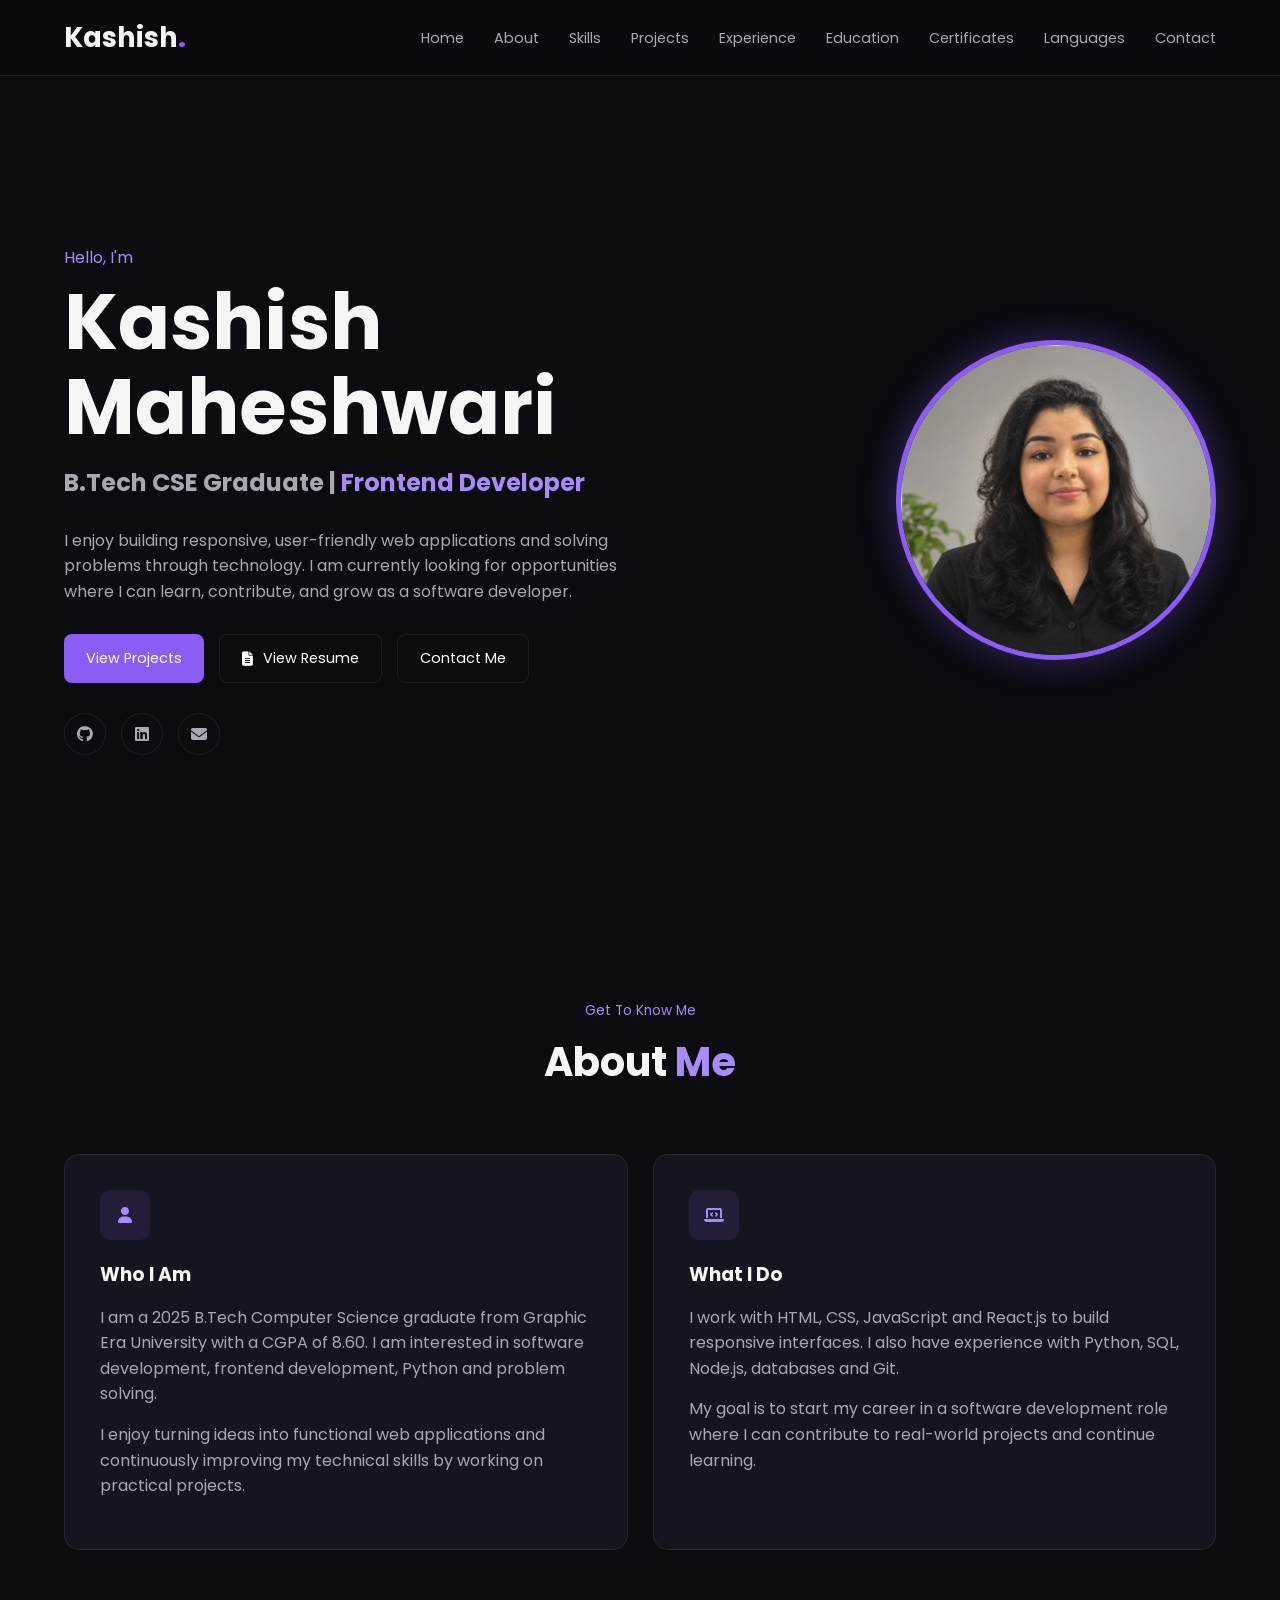
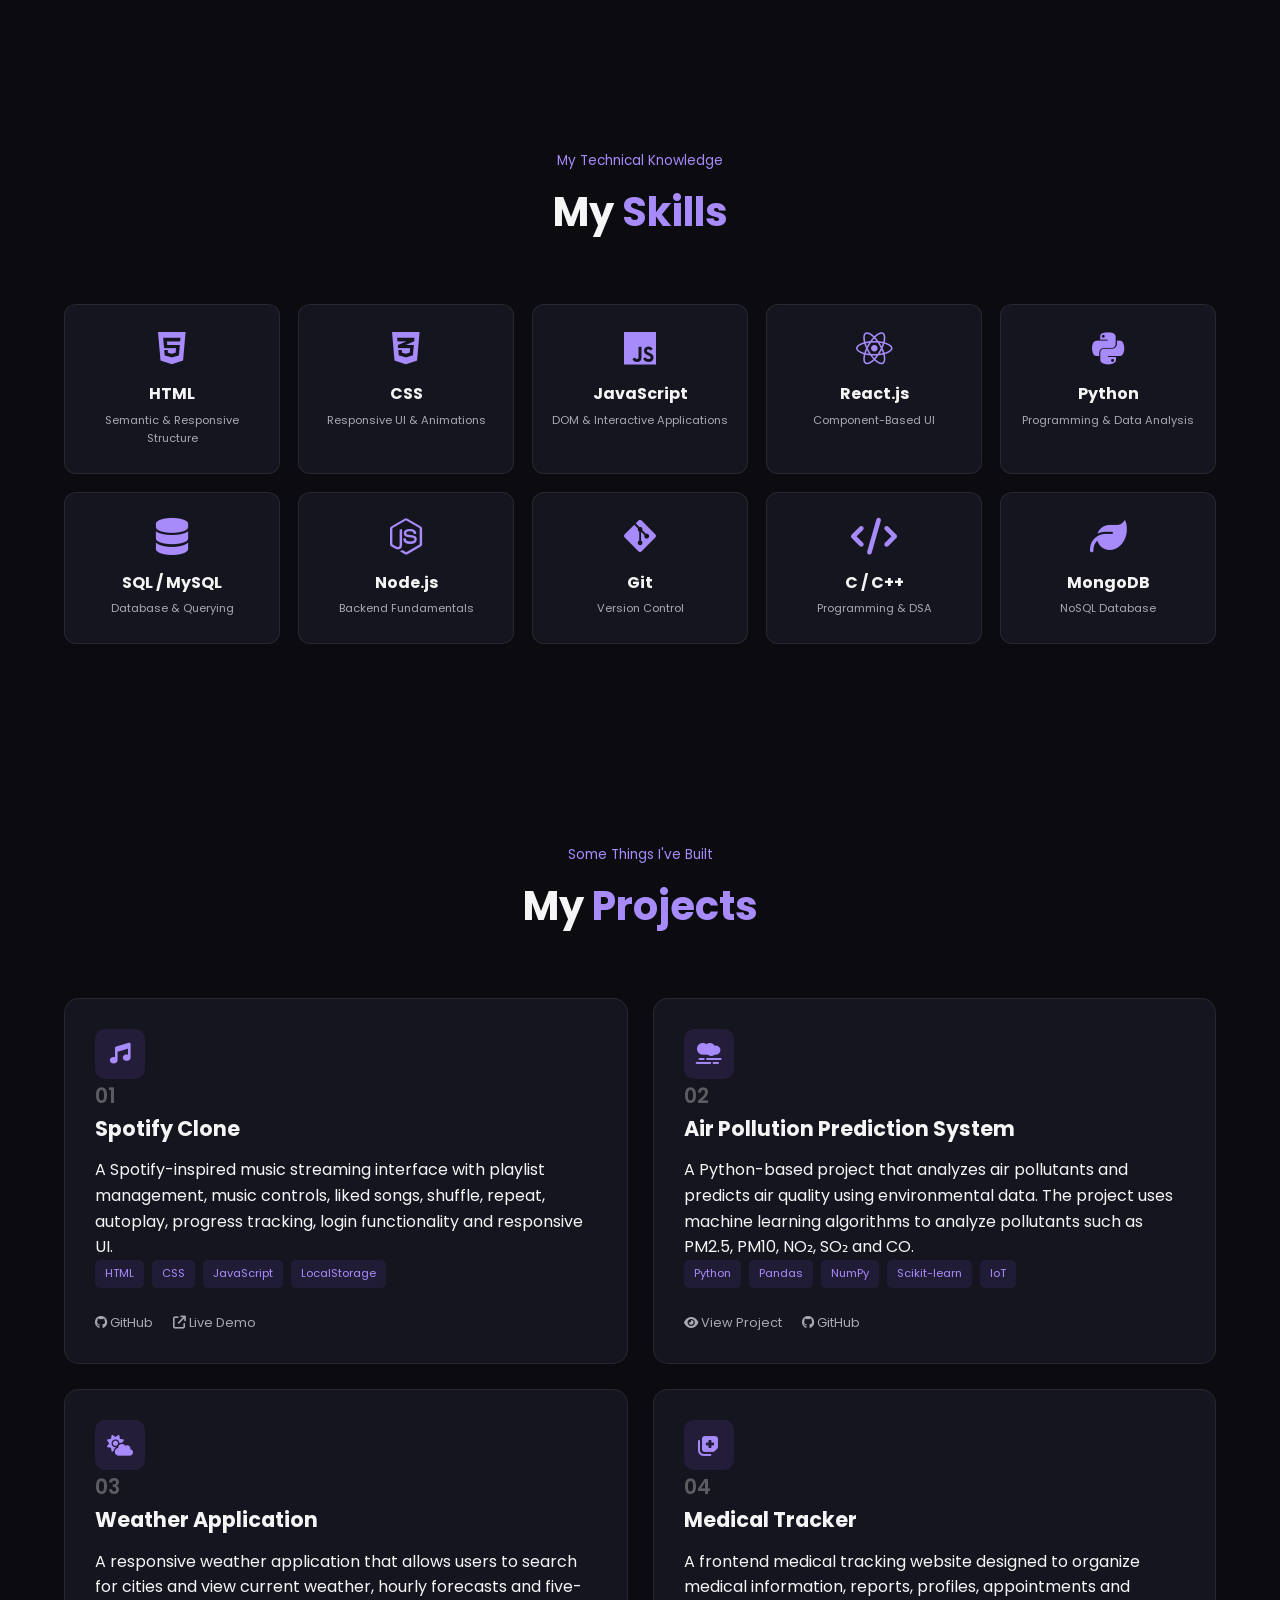
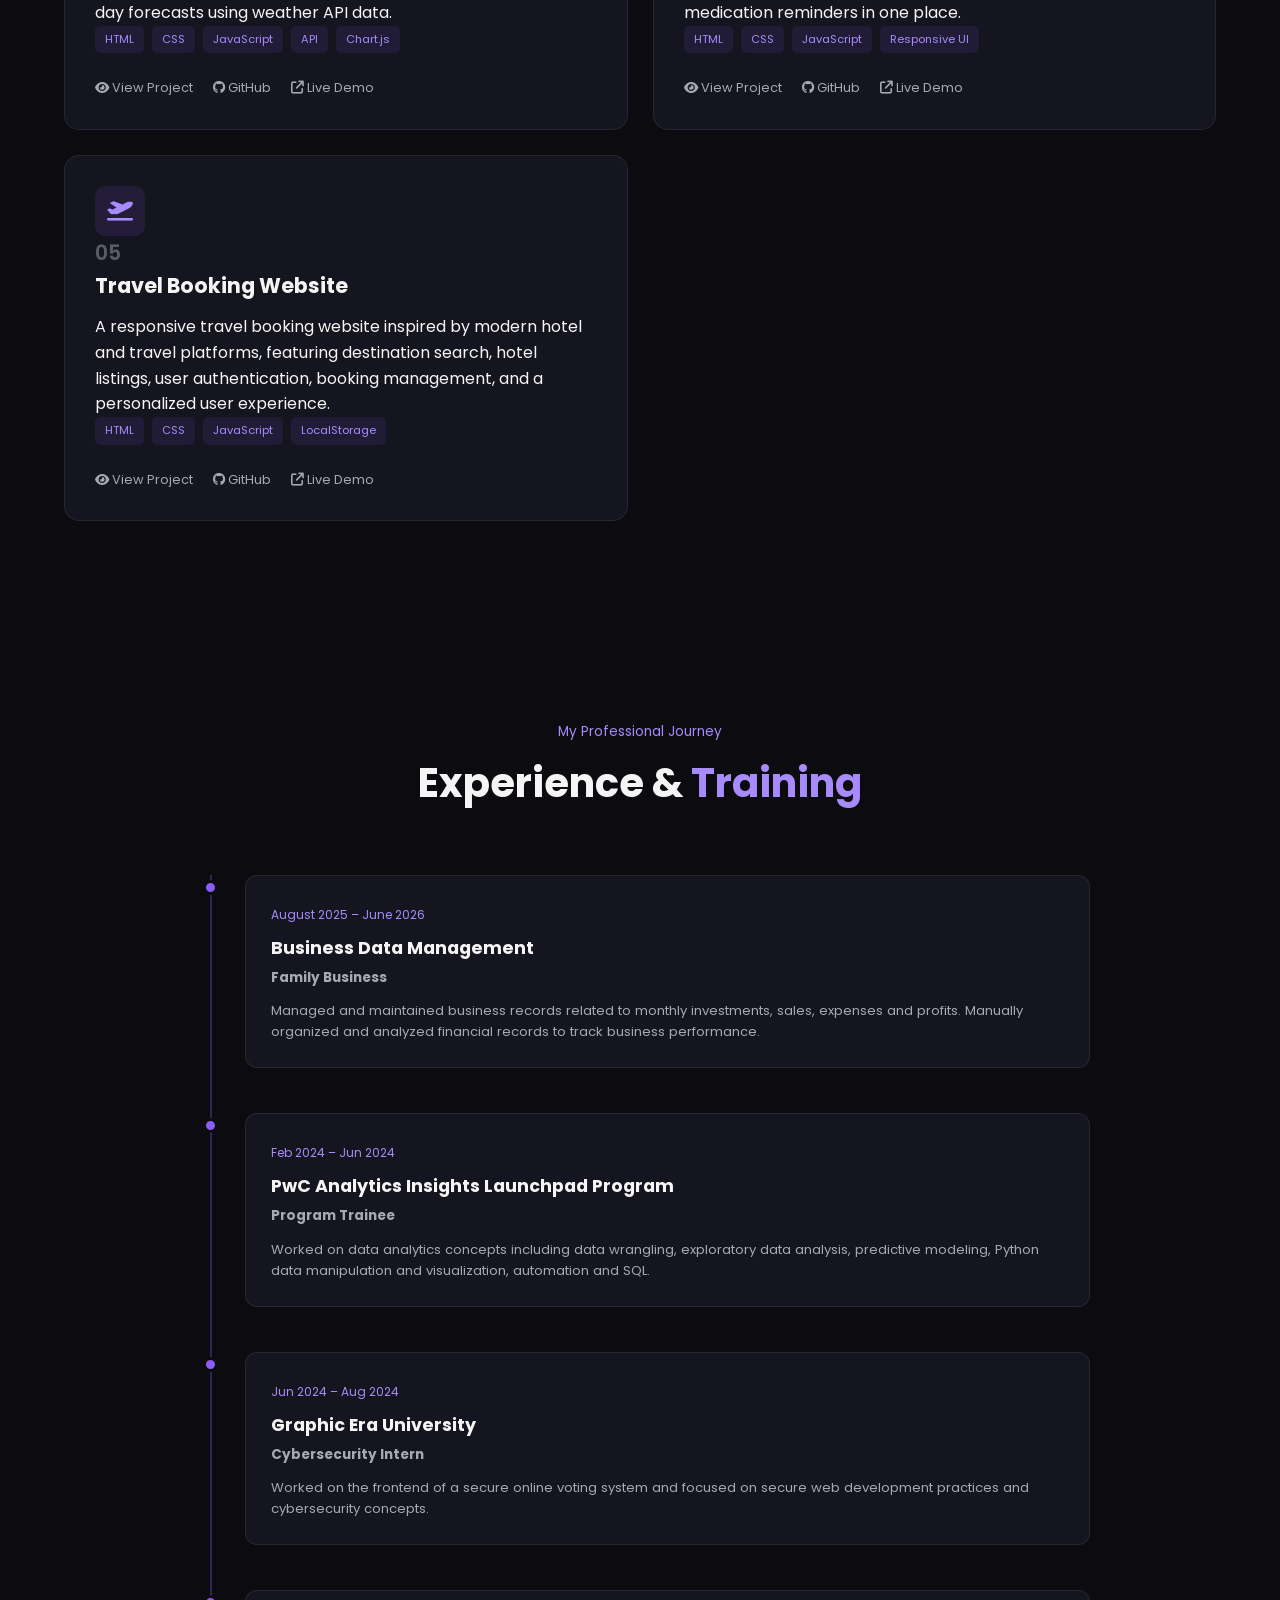
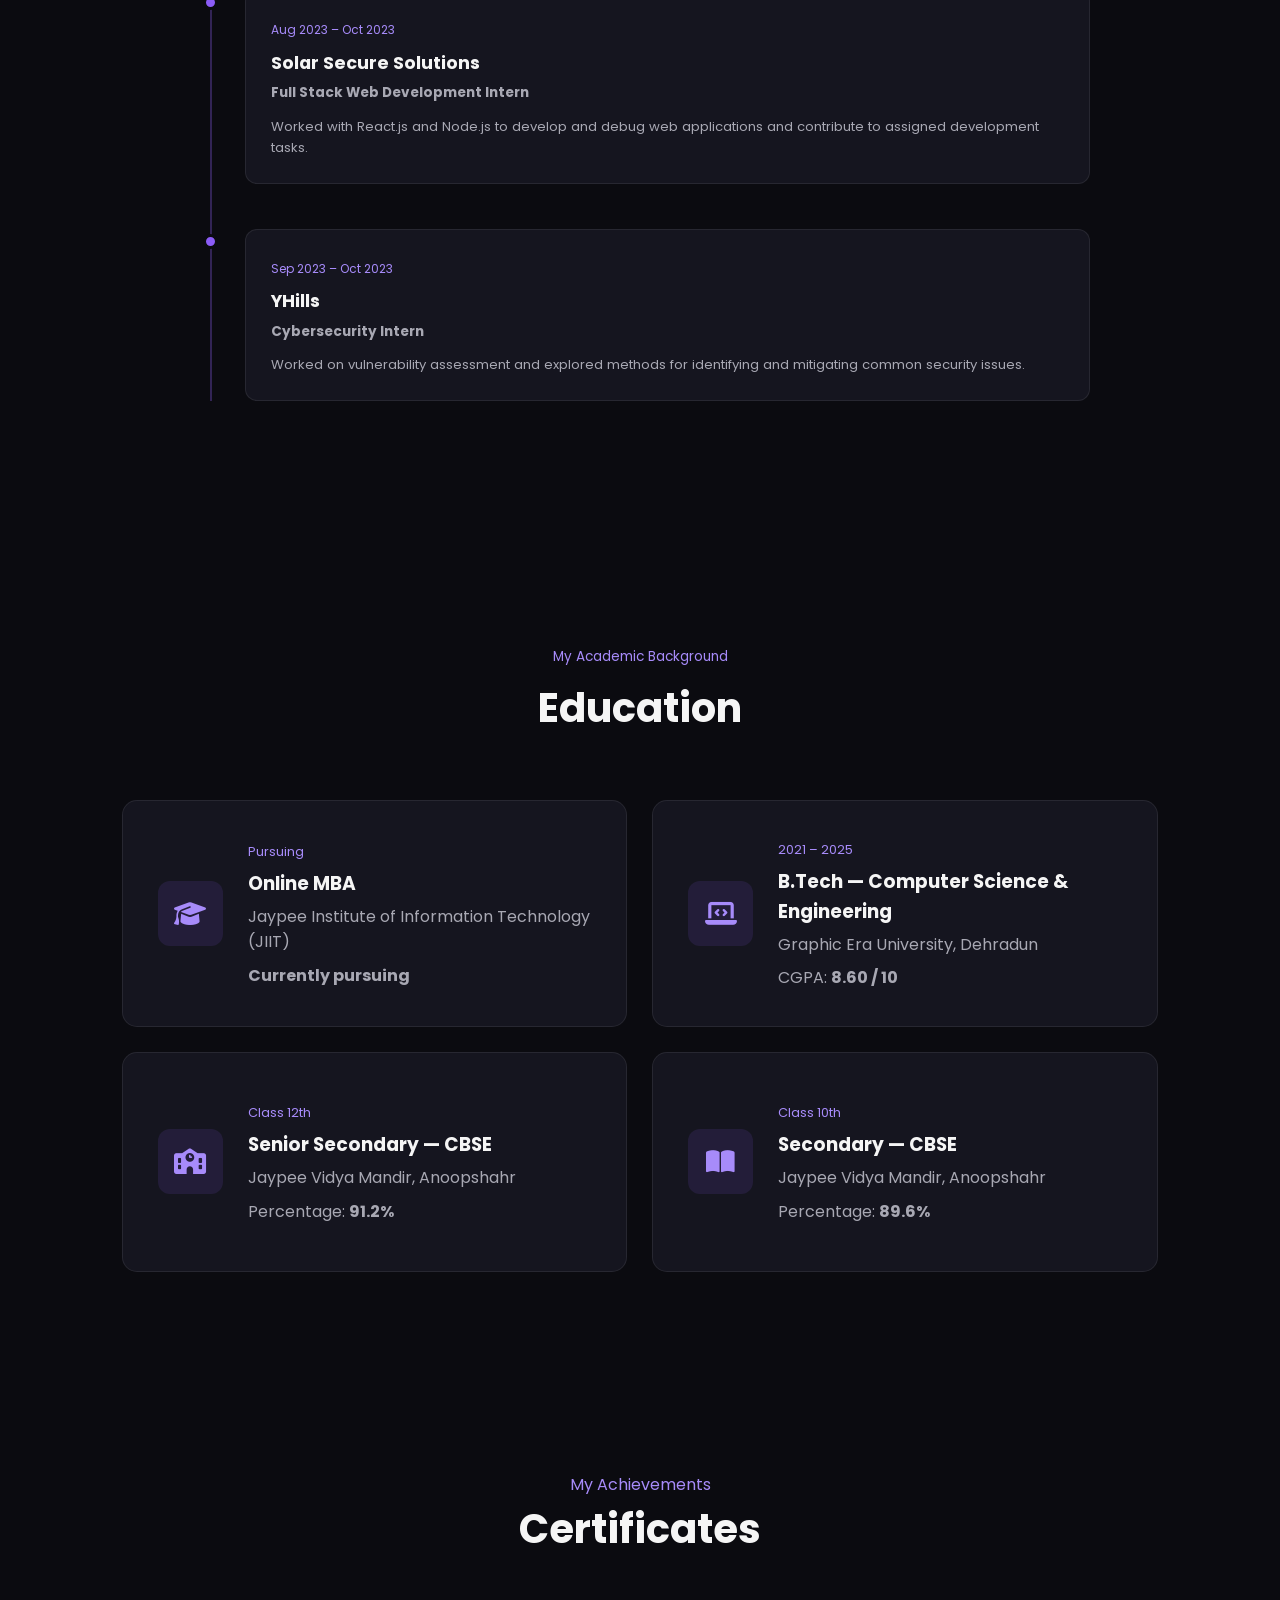
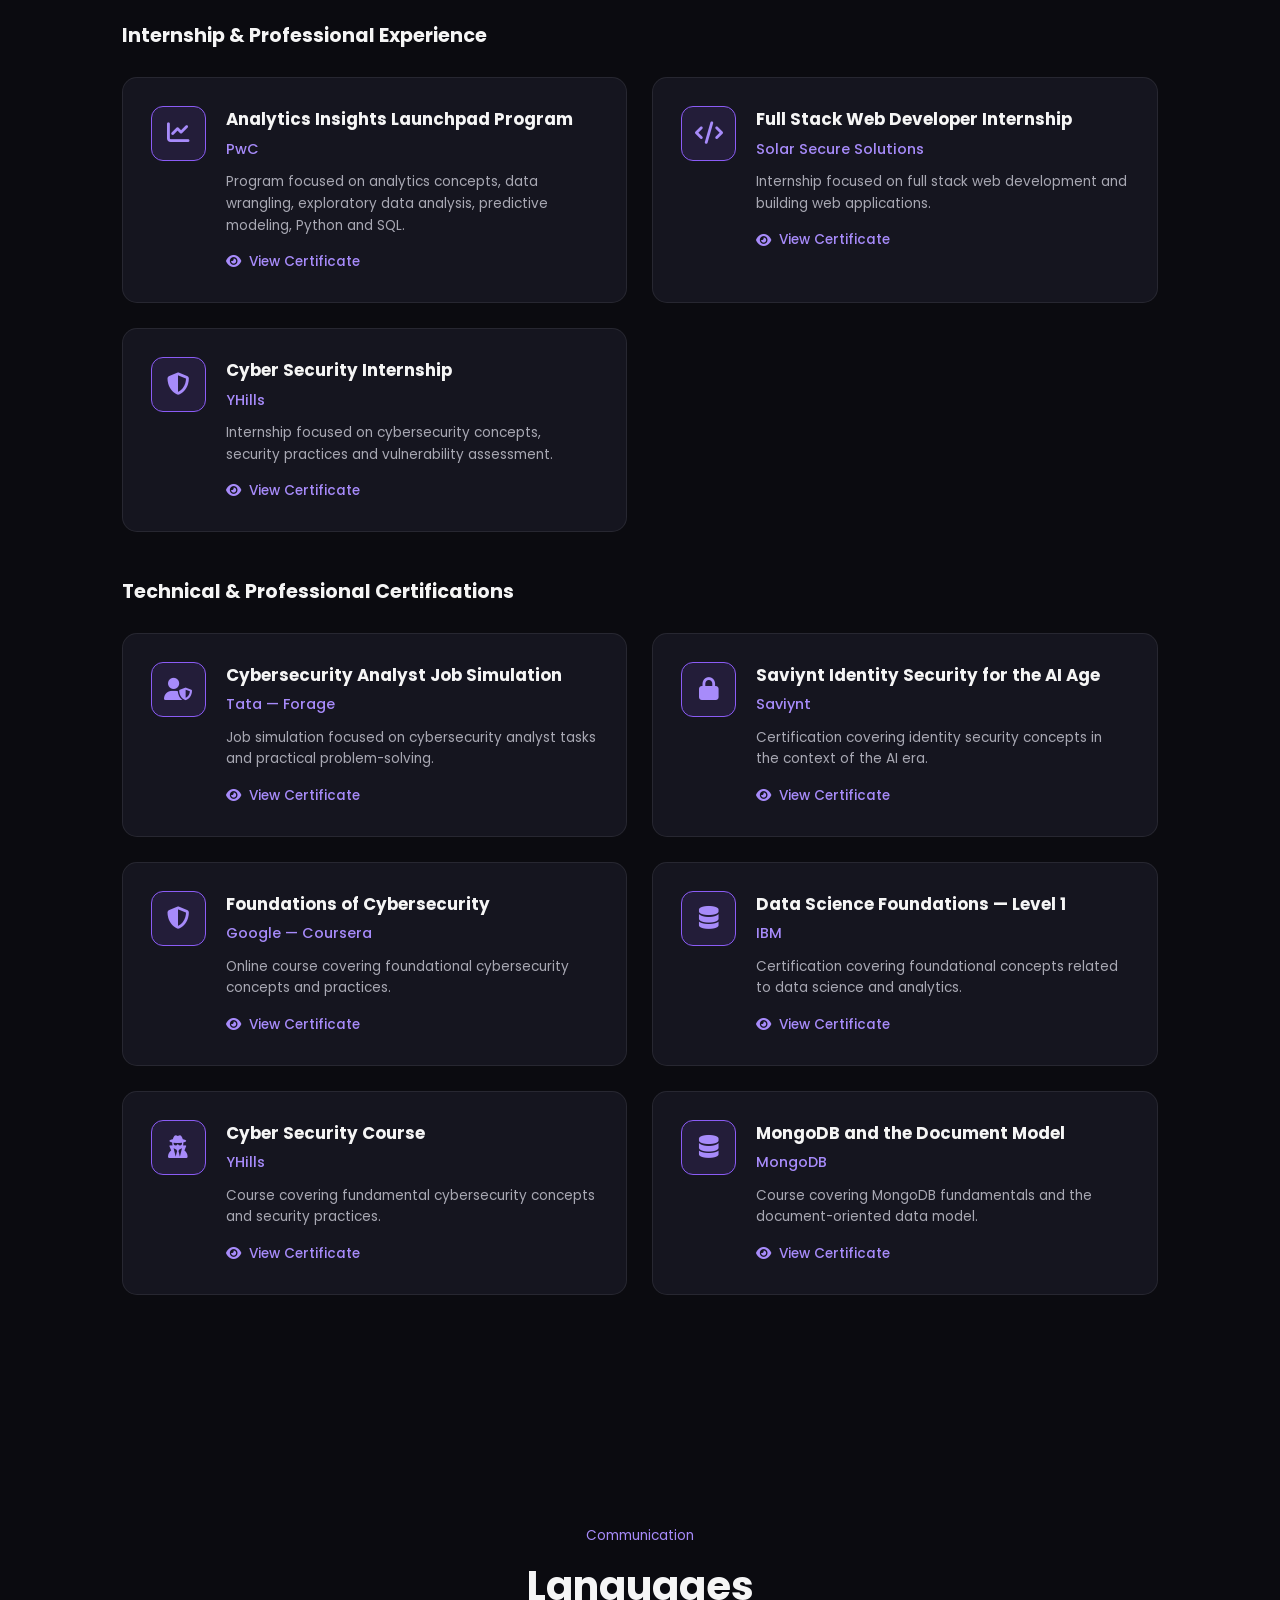
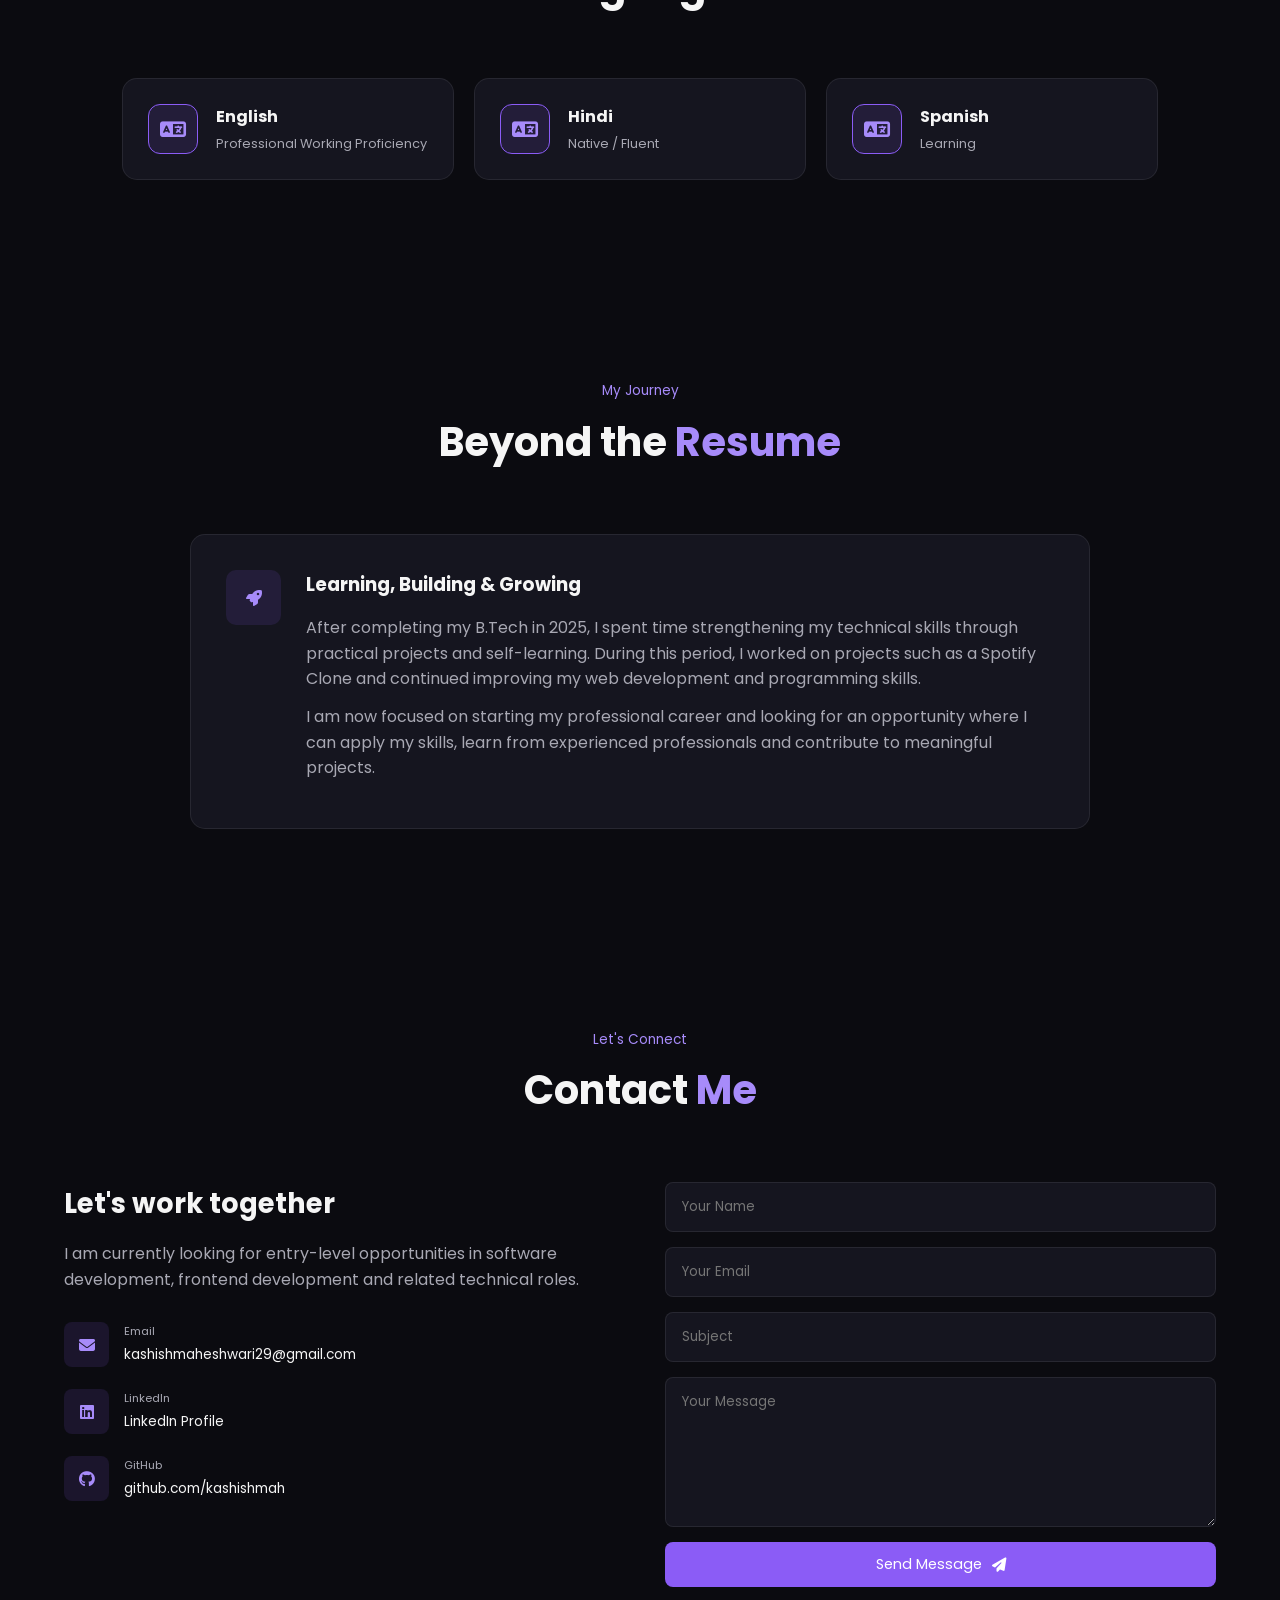
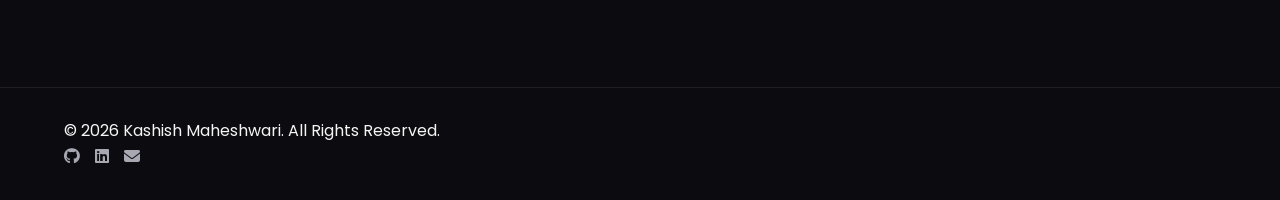
<file: index.html>
<!DOCTYPE html>
<html lang="en">
<head>
    <meta charset="UTF-8">
    <meta name="viewport" content="width=device-width, initial-scale=1.0">

    <title>Kashish Maheshwari | Software Developer</title>

    <meta name="description"
          content="Portfolio of Kashish Maheshwari, B.Tech CSE graduate and aspiring Software/Frontend Developer.">

    <link rel="stylesheet" href="style.css">

    <!-- Google Font -->
    <link rel="preconnect" href="https://fonts.googleapis.com">
    <link rel="preconnect" href="https://fonts.gstatic.com" crossorigin>
    <link href="https://fonts.googleapis.com/css2?family=Poppins:wght@300;400;500;600;700&display=swap"
          rel="stylesheet">

    <!-- Font Awesome -->
    <link rel="stylesheet"
          href="https://cdnjs.cloudflare.com/ajax/libs/font-awesome/6.5.2/css/all.min.css">
</head>

<body>

<!-- ================= NAVBAR ================= -->

<header class="header">

    <nav class="navbar">

        <a href="#home" class="logo">
            Kashish<span>.</span>
        </a>

        <!-- <ul class="nav-links"> -->
        <ul class="nav-links" id="navLinks">
            <li><a href="#home">Home</a></li>
            <li><a href="#about">About</a></li>
            <li><a href="#skills">Skills</a></li>
            <li><a href="#projects">Projects</a></li>
            <li><a href="#experience">Experience</a></li>
            <li><a href="#education">Education</a></li>
            <li><a href="#certificates">Certificates</a></li>
            <li><a href="#languages">Languages</a></li>
            <li><a href="#contact">Contact</a></li>
        </ul>

        <div class="menu-icon" id="menuIcon">
            <i class="fa-solid fa-bars"></i>
        </div>

    </nav>

</header>


<!-- ================= HOME ================= -->

<section id="home" class="hero">

    <div class="hero-content">

        <p class="hello">Hello, I'm</p>

        <h1>Kashish Maheshwari</h1>

        <h2>
            B.Tech CSE Graduate
            <span>|</span>
            <!-- <span class="typing">Frontend Developer</span> -->

            <span id="typing">Frontend Developer</span>
        </h2>

        <p class="hero-description">
            I enjoy building responsive, user-friendly web applications
            and solving problems through technology. I am currently looking
            for opportunities where I can learn, contribute, and grow as a
            software developer.
        </p>

        <!-- <div class="hero-buttons">

            <a href="#projects" class="btn primary-btn">
                View Projects
            </a>

            <a href="#contact" class="btn secondary-btn">
                Contact Me
            </a>

        </div> -->
<div class="hero-buttons">
    <a href="#projects" class="btn primary-btn">View Projects</a>

    <a href="Kashish_Maheshwari_Resume.pdf"
       target="_blank"
       class="btn secondary-btn">
        <i class="fa-solid fa-file-lines"></i>
        View Resume
    </a>

    <a href="#contact" class="btn secondary-btn">Contact Me</a>
</div>
        <div class="social-links">

            <a href="https://github.com/kashishmah"
               target="_blank"
               aria-label="GitHub">
                <i class="fa-brands fa-github"></i>
            </a>

            <a href="https://www.linkedin.com/in/maheshwari-29-kashish/"
               target="_blank"
               aria-label="LinkedIn">
                <i class="fa-brands fa-linkedin"></i>
            </a>

            <a href="mailto:kashishmaheshwari29@gmail.com"
               aria-label="Email">
                <i class="fa-solid fa-envelope"></i>
            </a>

        </div>

    </div>

    <!-- <div class="hero-image">

        <div class="image-circle">
            <div class="code-icon">
                <i class="fa-solid fa-code"></i>
            </div>
        </div>

    </div> -->

    <div class="hero-image">
    <div class="image-circle">
        <img src="profile_photo.png" alt="Kashish Maheshwari">
    </div>
</div>

</section>


<!-- ================= ABOUT ================= -->

<section id="about" class="section">

    <div class="section-title">
        <p>Get To Know Me</p>
        <h2>About <span>Me</span></h2>
    </div>

    <div class="about-container">

        <div class="about-card">

            <div class="about-icon">
                <i class="fa-solid fa-user"></i>
            </div>

            <h3>Who I Am</h3>

            <p>
                I am a 2025 B.Tech Computer Science graduate from
                Graphic Era University with a CGPA of 8.60.
                I am interested in software development, frontend
                development, Python and problem solving.
            </p>

            <p>
                I enjoy turning ideas into functional web applications
                and continuously improving my technical skills by
                working on practical projects.
            </p>

        </div>


        <div class="about-card">

            <div class="about-icon">
                <i class="fa-solid fa-laptop-code"></i>
            </div>

            <h3>What I Do</h3>

            <p>
                I work with HTML, CSS, JavaScript and React.js to build
                responsive interfaces. I also have experience with
                Python, SQL, Node.js, databases and Git.
            </p>

            <p>
                My goal is to start my career in a software development
                role where I can contribute to real-world projects and
                continue learning.
            </p>

        </div>

    </div>

</section>


<!-- ================= SKILLS ================= -->

<section id="skills" class="section skills-section">

    <div class="section-title">
        <p>My Technical Knowledge</p>
        <h2>My <span>Skills</span></h2>
    </div>

    <div class="skills-container">

        <div class="skill-card">
            <i class="fa-brands fa-html5"></i>
            <h3>HTML</h3>
            <p>Semantic & Responsive Structure</p>
        </div>

        <div class="skill-card">
            <i class="fa-brands fa-css3-alt"></i>
            <h3>CSS</h3>
            <p>Responsive UI & Animations</p>
        </div>

        <div class="skill-card">
            <i class="fa-brands fa-js"></i>
            <h3>JavaScript</h3>
            <p>DOM & Interactive Applications</p>
        </div>

        <div class="skill-card">
            <i class="fa-brands fa-react"></i>
            <h3>React.js</h3>
            <p>Component-Based UI</p>
        </div>

        <div class="skill-card">
            <i class="fa-brands fa-python"></i>
            <h3>Python</h3>
            <p>Programming & Data Analysis</p>
        </div>

        <div class="skill-card">
            <i class="fa-solid fa-database"></i>
            <h3>SQL / MySQL</h3>
            <p>Database & Querying</p>
        </div>

        <div class="skill-card">
            <i class="fa-brands fa-node-js"></i>
            <h3>Node.js</h3>
            <p>Backend Fundamentals</p>
        </div>

        <div class="skill-card">
            <i class="fa-brands fa-git-alt"></i>
            <h3>Git</h3>
            <p>Version Control</p>
        </div>

        <div class="skill-card">
            <i class="fa-solid fa-code"></i>
            <h3>C / C++</h3>
            <p>Programming & DSA</p>
        </div>

        <div class="skill-card">
            <i class="fa-solid fa-leaf"></i>
            <h3>MongoDB</h3>
            <p>NoSQL Database</p>
        </div>

    </div>

</section>


<!-- ================= PROJECTS ================= -->

<section id="projects" class="section">

    <div class="section-title">
        <p>Some Things I've Built</p>
        <h2>My <span>Projects</span></h2>
    </div>


    <div class="projects-container">

        <!-- PROJECT 1 -->

        <article class="project-card">

            <div class="project-icon">
                <i class="fa-solid fa-music"></i>
            </div>

            <div class="project-content">

                <span class="project-number">01</span>

                <h3>Spotify Clone</h3>

                <p>
                    A Spotify-inspired music streaming interface with
                    playlist management, music controls, liked songs,
                    shuffle, repeat, autoplay, progress tracking,
                    login functionality and responsive UI.
                </p>

                <div class="tech-stack">
                    <span>HTML</span>
                    <span>CSS</span>
                    <span>JavaScript</span>
                    <span>LocalStorage</span>
                </div>

                <div class="project-links">

                    <a href="https://github.com/kashishmah/spotify-clone" target="_blank">
                        <i class="fa-brands fa-github"></i>
                        GitHub
                    </a>

                    <a href="#" target="_blank">
                        <i class="fa-solid fa-arrow-up-right-from-square"></i>
                        Live Demo
                    </a>

                </div>

            </div>

        </article>


        <!-- PROJECT 2 -->

        <article class="project-card">

            <div class="project-icon">
                <i class="fa-solid fa-smog"></i>
            </div>

            <div class="project-content">

                <span class="project-number">02</span>

                <h3>Air Pollution Prediction System</h3>

                <p>
                    A Python-based project that analyzes air pollutants
                    and predicts air quality using environmental data.
                    The project uses machine learning algorithms to
                    analyze pollutants such as PM2.5, PM10, NO₂, SO₂
                    and CO.
                </p>

                <div class="tech-stack">
                    <span>Python</span>
                    <span>Pandas</span>
                    <span>NumPy</span>
                    <span>Scikit-learn</span>
                    <span>IoT</span>
                </div>

                <div class="project-links">
<a href="air-pollution.html">
                <i class="fa-solid fa-eye"></i>
                View Project
            </a>
                    <a href="https://github.com/kashishmah/Air-Pollution-AQI-Prediction-System" target="_blank">
                        <i class="fa-brands fa-github"></i>
                        GitHub
                    </a>

                </div>

            </div>

        </article>


        <!-- PROJECT 3 -->

        <article class="project-card">

            <div class="project-icon">
                <i class="fa-solid fa-cloud-sun"></i>
            </div>

            <div class="project-content">

                <span class="project-number">03</span>

                <h3>Weather Application</h3>

                <p>
                    A responsive weather application that allows users
                    to search for cities and view current weather,
                    hourly forecasts and five-day forecasts using
                    weather API data.
                </p>

                <div class="tech-stack">
                    <span>HTML</span>
                    <span>CSS</span>
                    <span>JavaScript</span>
                    <span>API</span>
                    <span>Chart.js</span>
                </div>

                <div class="project-links">



                    <a href="weather_application.html">
                <i class="fa-solid fa-eye"></i>
                View Project
            </a>


                    <a href="https://github.com/kashishmah/Weather-Forecast-Website" target="_blank">
                        <i class="fa-brands fa-github"></i>
                        GitHub
                    </a>

                    <a href="https://kashishmah.github.io/Weather-Forecast-Website/" target="_blank">
                        <i class="fa-solid fa-arrow-up-right-from-square"></i>
                        Live Demo
                    </a>

                </div>

            </div>

        </article>


        <!-- PROJECT 4 -->

        <article class="project-card">

            <div class="project-icon">
                <i class="fa-solid fa-notes-medical"></i>
            </div>

            <div class="project-content">

                <span class="project-number">04</span>

                <h3>Medical Tracker</h3>

                <p>
                    A frontend medical tracking website designed to
                    organize medical information, reports, profiles,
                    appointments and medication reminders in one place.
                </p>

                <div class="tech-stack">
                    <span>HTML</span>
                    <span>CSS</span>
                    <span>JavaScript</span>
                    <span>Responsive UI</span>
                </div>

                <div class="project-links">


                    <a href="medical_tracker.html">
                <i class="fa-solid fa-eye"></i>
                View Project
            </a>


                    <a href="https://github.com/kashishmah/Medical-Tracker" target="_blank">
                        <i class="fa-brands fa-github"></i>
                        GitHub
                    </a>

                    <a href="https://kashishmah.github.io/Medical-Tracker/" target="_blank">
                        <i class="fa-solid fa-arrow-up-right-from-square"></i>
                        Live Demo
                    </a>

                </div>

            </div>

        </article>


        <!-- PROJECT 5 -->

        
        
<article class="project-card">

    <div class="project-icon">
        <i class="fa-solid fa-plane-departure"></i>
    </div>

    <div class="project-content">

        <span class="project-number">05</span>

        <h3>Travel Booking Website</h3>

        <p>
            A responsive travel booking website inspired by modern
            hotel and travel platforms, featuring destination search,
            hotel listings, user authentication, booking management,
            and a personalized user experience.
        </p>

        <div class="tech-stack">
            <span>HTML</span>
            <span>CSS</span>
            <span>JavaScript</span>
            <span>LocalStorage</span>
        </div>

        <div class="project-links">
<a href="travel_booking.html">
        <i class="fa-solid fa-eye"></i>
        View Project
    </a>
            <a href="https://github.com/kashishmah/travel-booking"
               target="_blank"
               rel="noopener noreferrer">
                <i class="fa-brands fa-github"></i>
                GitHub
            </a>

            <a href="https://kashishmah.github.io/travel-booking/"
               target="_blank"
               rel="noopener noreferrer">
                <i class="fa-solid fa-arrow-up-right-from-square"></i>
                Live Demo
            </a>

        </div>

    </div>

</article>
    </div>

</section>


<!-- ================= EXPERIENCE ================= -->
<!-- 
<section id="experience" class="section experience-section">

    <div class="section-title">
        <p>My Professional Journey</p>
        <h2>Experience & <span>Training</span></h2>
    </div>

    <div class="timeline">

        <div class="timeline-item">

            <div class="timeline-dot"></div>

            <div class="timeline-content">

                <span>Feb 2024 – Jun 2024</span>

                <h3>PwC Analytics Insights Launchpad Program</h3>

                <h4>Program Trainee</h4>

                <p>
                    Worked on data analytics concepts including data
                    wrangling, exploratory data analysis, predictive
                    modeling, Python data manipulation and visualization,
                    automation and SQL.
                </p>

            </div>

        </div>


        <div class="timeline-item">

            <div class="timeline-dot"></div>

            <div class="timeline-content">

                <span>Jun 2024 – Aug 2024</span>

                <h3>Graphic Era University</h3>

                <h4>Cybersecurity Intern</h4>

                <p>
                    Worked on the frontend of a secure online voting
                    system and focused on secure web development
                    practices and OWASP-related security concepts.
                </p>

            </div>

        </div>


        <div class="timeline-item">

            <div class="timeline-dot"></div>

            <div class="timeline-content">

                <span>Aug 2023 – Oct 2023</span>

                <h3>Solar Secure Solutions</h3>

                <h4>Full Stack Web Development Intern</h4>

                <p>
                    Worked with React.js and Node.js to develop and
                    debug web applications and contribute to assigned
                    development tasks.
                </p>

            </div>

        </div>


        <div class="timeline-item">

            <div class="timeline-dot"></div>

            <div class="timeline-content">

                <span>Sep 2023 – Oct 2023</span>

                <h3>YHills</h3>

                <h4>Cybersecurity Intern</h4>

                <p>
                    Worked on vulnerability assessment and explored
                    methods for identifying and mitigating common
                    security issues.
                </p>

            </div>

        </div>

    </div>

</section> -->
<!-- ================= EXPERIENCE ================= -->

<section id="experience" class="section experience-section">

    <div class="section-title">
        <p>My Professional Journey</p>
        <h2>Experience & <span>Training</span></h2>
    </div>

    <div class="timeline">

        <!-- Business Data Management -->

        <div class="timeline-item">

            <div class="timeline-dot"></div>

            <div class="timeline-content">

                <span>August 2025 – June 2026</span>

                <h3>Business Data Management</h3>

                <h4>Family Business</h4>

                <p>
                    Managed and maintained business records related
                    to monthly investments, sales, expenses and profits.
                    Manually organized and analyzed financial records
                    to track business performance.
                </p>

                <!-- <ul class="learning-list">

                    <li>
                        Maintained and organized day-to-day
                        business and financial records.
                    </li>

                    <li>
                        Manually analyzed monthly investment,
                        sales, expense and profit records.
                    </li>

                    <li>
                        Handled records and coordinated with
                        people involved in the business.
                    </li>

                </ul> -->

            </div>

        </div>


        <!-- PwC -->

        <div class="timeline-item">

            <div class="timeline-dot"></div>

            <div class="timeline-content">

                <span>Feb 2024 – Jun 2024</span>

                <h3>PwC Analytics Insights Launchpad Program</h3>

                <h4>Program Trainee</h4>

                <p>
                    Worked on data analytics concepts including data
                    wrangling, exploratory data analysis, predictive
                    modeling, Python data manipulation and visualization,
                    automation and SQL.
                </p>

            </div>

        </div>


        <!-- Graphic Era University -->

        <div class="timeline-item">

            <div class="timeline-dot"></div>

            <div class="timeline-content">

                <span>Jun 2024 – Aug 2024</span>

                <h3>Graphic Era University</h3>

                <h4>Cybersecurity Intern</h4>

                <p>
                    Worked on the frontend of a secure online voting
                    system and focused on secure web development
                    practices and cybersecurity concepts.
                </p>

            </div>

        </div>


        <!-- Solar Secure Solutions -->

        <div class="timeline-item">

            <div class="timeline-dot"></div>

            <div class="timeline-content">

                <span>Aug 2023 – Oct 2023</span>

                <h3>Solar Secure Solutions</h3>

                <h4>Full Stack Web Development Intern</h4>

                <p>
                    Worked with React.js and Node.js to develop and
                    debug web applications and contribute to assigned
                    development tasks.
                </p>

            </div>

        </div>


        <!-- YHills -->

        <div class="timeline-item">

            <div class="timeline-dot"></div>

            <div class="timeline-content">

                <span>Sep 2023 – Oct 2023</span>

                <h3>YHills</h3>

                <h4>Cybersecurity Intern</h4>

                <p>
                    Worked on vulnerability assessment and explored
                    methods for identifying and mitigating common
                    security issues.
                </p>

            </div>

        </div>

    </div>

</section>

<!-- ================= EDUCATION ================= -->

<!-- <section id="education" class="section">

    <div class="section-title">
        <p>My Academic Background</p>
        <h2>Education</h2>
    </div>

    <div class="education-card">

        <div class="education-icon">
            <i class="fa-solid fa-graduation-cap"></i>
        </div>

        <div>

            <span>2021 – 2025</span>

            <h3>B.Tech — Computer Science & Engineering</h3>

            <h4>Graphic Era University, Dehradun</h4>

            <p>
                CGPA: <strong>8.60 / 10</strong>
            </p>

        </div>

    </div>

</section> -->

<!-- ================= EDUCATION ================= -->
<!-- ================= EDUCATION ================= -->

<section id="education" class="section">

    <div class="section-title">
        <p>My Academic Background</p>
        <h2>Education</h2>
    </div>

    <div class="education-grid">

        <!-- MBA -->
        <div class="education-card">

            <div class="education-icon">
                <i class="fa-solid fa-graduation-cap"></i>
            </div>

            <div>
                <span>Pursuing</span>

                <h3>Online MBA</h3>

                <h4>
                    Jaypee Institute of Information Technology (JIIT)
                </h4>

                <p>
                    <strong>Currently pursuing</strong>
                </p>
            </div>

        </div>


        <!-- B.Tech -->
        <div class="education-card">

            <div class="education-icon">
                <i class="fa-solid fa-laptop-code"></i>
            </div>

            <div>
                <span>2021 – 2025</span>

                <h3>
                    B.Tech — Computer Science & Engineering
                </h3>

                <h4>
                    Graphic Era University, Dehradun
                </h4>

                <p>
                    CGPA: <strong>8.60 / 10</strong>
                </p>
            </div>

        </div>


        <!-- 12th -->
        <div class="education-card">

            <div class="education-icon">
                <i class="fa-solid fa-school"></i>
            </div>

            <div>
                <span>Class 12th</span>

                <h3>Senior Secondary — CBSE</h3>

                <h4>
                    Jaypee Vidya Mandir, Anoopshahr
                </h4>

                <p>
                    Percentage: <strong>91.2%</strong>
                </p>
            </div>

        </div>


        <!-- 10th -->
        <div class="education-card">

            <div class="education-icon">
                <i class="fa-solid fa-book-open"></i>
            </div>

            <div>
                <span>Class 10th</span>

                <h3>Secondary — CBSE</h3>

                <h4>
                    Jaypee Vidya Mandir, Anoopshahr
                </h4>

                <p>
                    Percentage: <strong>89.6%</strong>
                </p>
            </div>

        </div>

    </div>

</section>
<!-- ================= CERTIFICATES ================= -->

<!-- ================= CERTIFICATES ================= -->

<section id="certificates" class="section">

    <div class="section-title">
        <span>My Achievements</span>
        <h2>Certificates</h2>
    </div>


    <!-- ================= INTERNSHIP CERTIFICATES ================= -->

    <h3 class="certificate-category">
        Internship & Professional Experience
    </h3>

    <div class="certificates-grid">


        <!-- PwC -->

        <div class="certificate-card">

            <div class="certificate-icon">
                <i class="fa-solid fa-chart-line"></i>
            </div>

            <div class="certificate-content">

                <h3>
                    Analytics Insights Launchpad Program
                </h3>

                <p class="certificate-organization">
                    PwC
                </p>

                <p class="certificate-description">
                    Program focused on analytics concepts,
                    data wrangling, exploratory data analysis,
                    predictive modeling, Python and SQL.
                </p>

                <a href="certificates/PwC.pdf"
                   target="_blank"
                   class="certificate-btn">

                    <i class="fa-solid fa-eye"></i>
                    View Certificate

                </a>

            </div>

        </div>


        <!-- Full Stack Internship -->

        <div class="certificate-card">

            <div class="certificate-icon">
                <i class="fa-solid fa-code"></i>
            </div>

            <div class="certificate-content">

                <h3>
                    Full Stack Web Developer Internship
                </h3>

                <p class="certificate-organization">
                    Solar Secure Solutions
                </p>

                <p class="certificate-description">
                    Internship focused on full stack web
                    development and building web applications.
                </p>

                <a href="certificates/Solar_secure_Solutions_Internship_Certificate.pdf"
                   target="_blank"
                   class="certificate-btn">

                    <i class="fa-solid fa-eye"></i>
                    View Certificate

                </a>

            </div>

        </div>


        <!-- YHills Internship -->

        <div class="certificate-card">

            <div class="certificate-icon">
                <i class="fa-solid fa-shield-halved"></i>
            </div>

            <div class="certificate-content">

                <h3>
                    Cyber Security Internship
                </h3>

                <p class="certificate-organization">
                    YHills
                </p>

                <p class="certificate-description">
                    Internship focused on cybersecurity concepts,
                    security practices and vulnerability assessment.
                </p>

                <a href="certificates/Yhills_internship_certificate.pdf"
                   target="_blank"
                   class="certificate-btn">

                    <i class="fa-solid fa-eye"></i>
                    View Certificate

                </a>

            </div>

        </div>


        

    </div>



    <!-- ================= TECHNICAL CERTIFICATES ================= -->

    <h3 class="certificate-category">
        Technical & Professional Certifications
    </h3>

    <div class="certificates-grid">

<!-- Tata Forage -->

        <div class="certificate-card">

            <div class="certificate-icon">
                <i class="fa-solid fa-user-shield"></i>
            </div>

            <div class="certificate-content">

                <h3>
                    Cybersecurity Analyst Job Simulation
                </h3>

                <p class="certificate-organization">
                    Tata — Forage
                </p>

                <p class="certificate-description">
                    Job simulation focused on cybersecurity
                    analyst tasks and practical problem-solving.
                </p>

                <a href="certificates/Cybersecurity_Analyst_Job_Simulation.pdf"
                   target="_blank"
                   class="certificate-btn">

                    <i class="fa-solid fa-eye"></i>
                    View Certificate

                </a>

            </div>

        </div>
        <!-- Saviynt -->

        <div class="certificate-card">

            <div class="certificate-icon">
                <i class="fa-solid fa-lock"></i>
            </div>

            <div class="certificate-content">

                <h3>
                    Saviynt Identity Security for the AI Age
                </h3>

                <p class="certificate-organization">
                    Saviynt
                </p>

                <p class="certificate-description">
                    Certification covering identity security
                    concepts in the context of the AI era.
                </p>

                <a href="certificates/Saviynt.pdf"
                   target="_blank"
                   class="certificate-btn">

                    <i class="fa-solid fa-eye"></i>
                    View Certificate

                </a>

            </div>

        </div>


        <!-- Google Coursera -->

        <div class="certificate-card">

            <div class="certificate-icon">
                <i class="fa-solid fa-shield-halved"></i>
            </div>

            <div class="certificate-content">

                <h3>
                    Foundations of Cybersecurity
                </h3>

                <p class="certificate-organization">
                    Google — Coursera
                </p>

                <p class="certificate-description">
                    Online course covering foundational
                    cybersecurity concepts and practices.
                </p>

                <a href="certificates/Foundations_Of_CyberSecurity(Google).pdf"
                   target="_blank"
                   class="certificate-btn">

                    <i class="fa-solid fa-eye"></i>
                    View Certificate

                </a>

            </div>

        </div>


        <!-- IBM -->

        <div class="certificate-card">

            <div class="certificate-icon">
                <i class="fa-solid fa-database"></i>
            </div>

            <div class="certificate-content">

                <h3>
                    Data Science Foundations — Level 1
                </h3>

                <p class="certificate-organization">
                    IBM
                </p>

                <p class="certificate-description">
                    Certification covering foundational concepts
                    related to data science and analytics.
                </p>

                <a href="certificates/IBM.pdf"
                   target="_blank"
                   class="certificate-btn">

                    <i class="fa-solid fa-eye"></i>
                    View Certificate

                </a>

            </div>

        </div>


        <!-- YHills Cybersecurity Course -->

        <div class="certificate-card">

            <div class="certificate-icon">
                <i class="fa-solid fa-user-secret"></i>
            </div>

            <div class="certificate-content">

                <h3>
                    Cyber Security Course
                </h3>

                <p class="certificate-organization">
                    YHills
                </p>

                <p class="certificate-description">
                    Course covering fundamental cybersecurity
                    concepts and security practices.
                </p>

                <a href="certificates/Yhills_CyberSecurity_Course.pdf"
                   target="_blank"
                   class="certificate-btn">

                    <i class="fa-solid fa-eye"></i>
                    View Certificate

                </a>

            </div>

        </div>


        <!-- MongoDB -->

        <div class="certificate-card">

            <div class="certificate-icon">
                <i class="fa-solid fa-database"></i>
            </div>

            <div class="certificate-content">

                <h3>
                    MongoDB and the Document Model
                </h3>

                <p class="certificate-organization">
                    MongoDB
                </p>

                <p class="certificate-description">
                    Course covering MongoDB fundamentals and
                    the document-oriented data model.
                </p>

                <a href="certificates/MongoDB.pdf"
                   target="_blank"
                   class="certificate-btn">

                    <i class="fa-solid fa-eye"></i>
                    View Certificate

                </a>

            </div>

        </div>

    </div>

</section>
<!-- ================= LANGUAGES ================= -->

<section id="languages" class="section">

    <div class="section-title">

        <p>Communication</p>

        <h2>Languages</h2>

    </div>


    <div class="languages-grid">


        <!-- English -->

        <div class="language-card">

            <div class="language-icon">
                <i class="fa-solid fa-language"></i>
            </div>

            <div>

                <h3>English</h3>

                <p>
                    Professional Working Proficiency
                </p>

            </div>

        </div>


        <!-- Hindi -->

        <div class="language-card">

            <div class="language-icon">
                <i class="fa-solid fa-language"></i>
            </div>

            <div>

                <h3>Hindi</h3>

                <p>
                    Native / Fluent
                </p>

            </div>

        </div>


        <!-- Spanish -->

        <div class="language-card">

            <div class="language-icon">
                <i class="fa-solid fa-language"></i>
            </div>

            <div>

                <h3>Spanish</h3>

                <p>
                    Learning
                </p>

            </div>

        </div>


    </div>

</section>

<!-- ================= CAREER JOURNEY ================= -->

<section class="section journey-section">

    <div class="section-title">
        <p>My Journey</p>
        <h2>Beyond the <span>Resume</span></h2>
    </div>

    <div class="journey-card">

        <div class="journey-icon">
            <i class="fa-solid fa-rocket"></i>
        </div>

        <div>

            <h3>Learning, Building & Growing</h3>

            <p>
                After completing my B.Tech in 2025, I spent time
                strengthening my technical skills through practical
                projects and self-learning. During this period, I
                worked on projects such as a Spotify Clone and
                continued improving my web development and
                programming skills.
            </p>

            <p>
                I am now focused on starting my professional career
                and looking for an opportunity where I can apply my
                skills, learn from experienced professionals and
                contribute to meaningful projects.
            </p>

        </div>

    </div>

</section>


<!-- ================= CONTACT ================= -->

<section id="contact" class="section contact-section">

    <div class="section-title">

        <p>Let's Connect</p>

        <h2>Contact <span>Me</span></h2>

    </div>


    <div class="contact-container">

        <div class="contact-info">

            <h3>Let's work together</h3>

            <p>
                I am currently looking for entry-level opportunities
                in software development, frontend development and
                related technical roles.
            </p>


            <div class="contact-item">

                <i class="fa-solid fa-envelope"></i>

                <div>
                    <span>Email</span>
                    <a href="mailto:kashishmaheshwari29@gmail.com">
                        kashishmaheshwari29@gmail.com
                    </a>
                </div>

            </div>


            <div class="contact-item">

                <i class="fa-brands fa-linkedin"></i>

                <div>
                    <span>LinkedIn</span>
                    <a href="https://www.linkedin.com/in/maheshwari-29-kashish/"
                       target="_blank">
                        LinkedIn Profile
                    </a>
                </div>

            </div>


            <div class="contact-item">

                <i class="fa-brands fa-github"></i>

                <div>
                    <span>GitHub</span>
                    <a href="https://github.com/kashishmah"
                       target="_blank">
                        github.com/kashishmah
                    </a>
                </div>

            </div>

        </div>


        <form class="contact-form" id="contactForm">

            <input type="text"
                   id="name"
                   placeholder="Your Name"
                   required>

            <input type="email"
                   id="email"
                   placeholder="Your Email"
                   required>

            <input type="text"
                   id="subject"
                   placeholder="Subject"
                   required>

            <textarea id="message"
                      rows="6"
                      placeholder="Your Message"
                      required></textarea>

            <button type="submit" class="btn primary-btn">
                Send Message
                <i class="fa-solid fa-paper-plane"></i>
            </button>

        </form>

    </div>

</section>


<!-- ================= FOOTER ================= -->

<footer>

    <p>
        <!-- © 2026 Kashish Maheshwari. All Rights Reserved. -->
         © <span id="year"></span> Kashish Maheshwari. All Rights Reserved.
    </p>

    <div class="footer-links">

        <a href="https://github.com/kashishmah"
           target="_blank">
            <i class="fa-brands fa-github"></i>
        </a>

        <a href="https://www.linkedin.com/in/maheshwari-29-kashish/"
           target="_blank">
            <i class="fa-brands fa-linkedin"></i>
        </a>

        <a href="mailto:kashishmaheshwari29@gmail.com">
            <i class="fa-solid fa-envelope"></i>
        </a>

    </div>

</footer>

<button class="back-to-top" id="backToTop" aria-label="Back to top">
    <i class="fa-solid fa-arrow-up"></i>
</button>
<script src="script.js"></script>

</body>
</html>
</file>
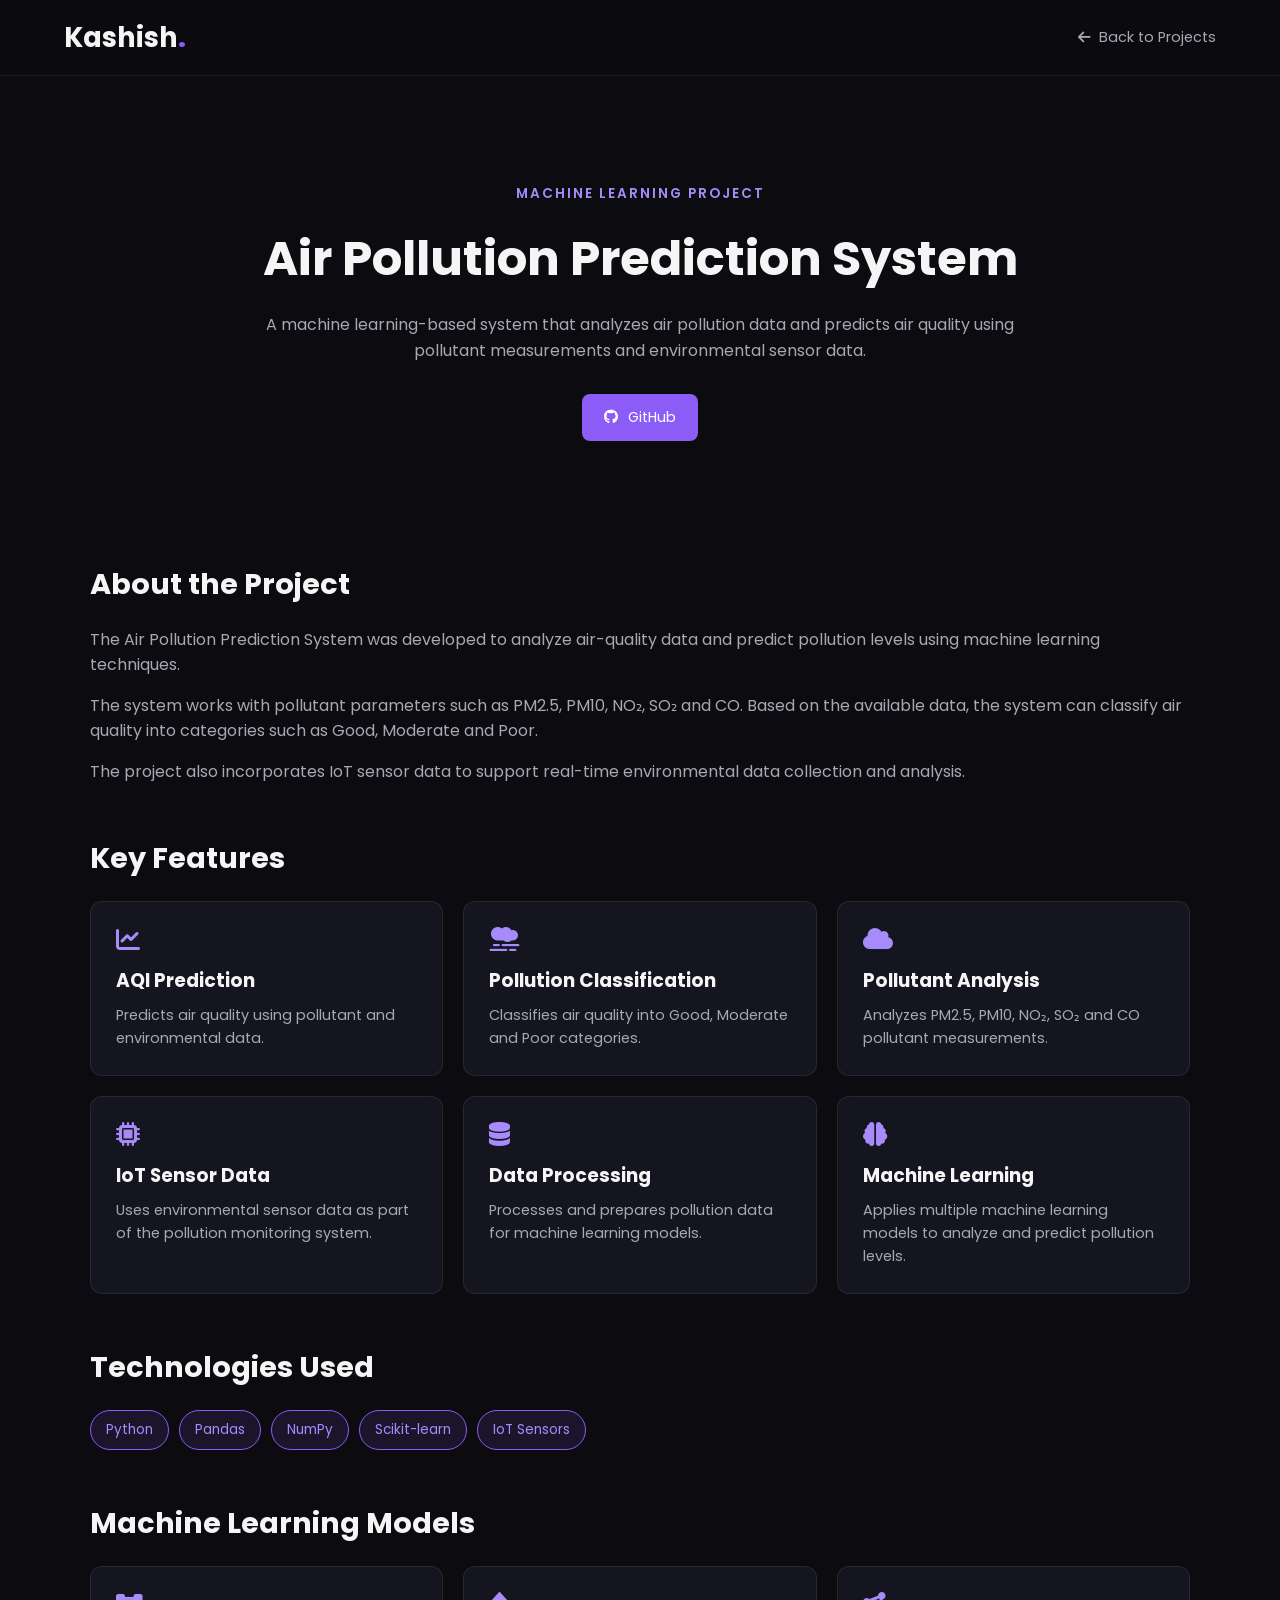
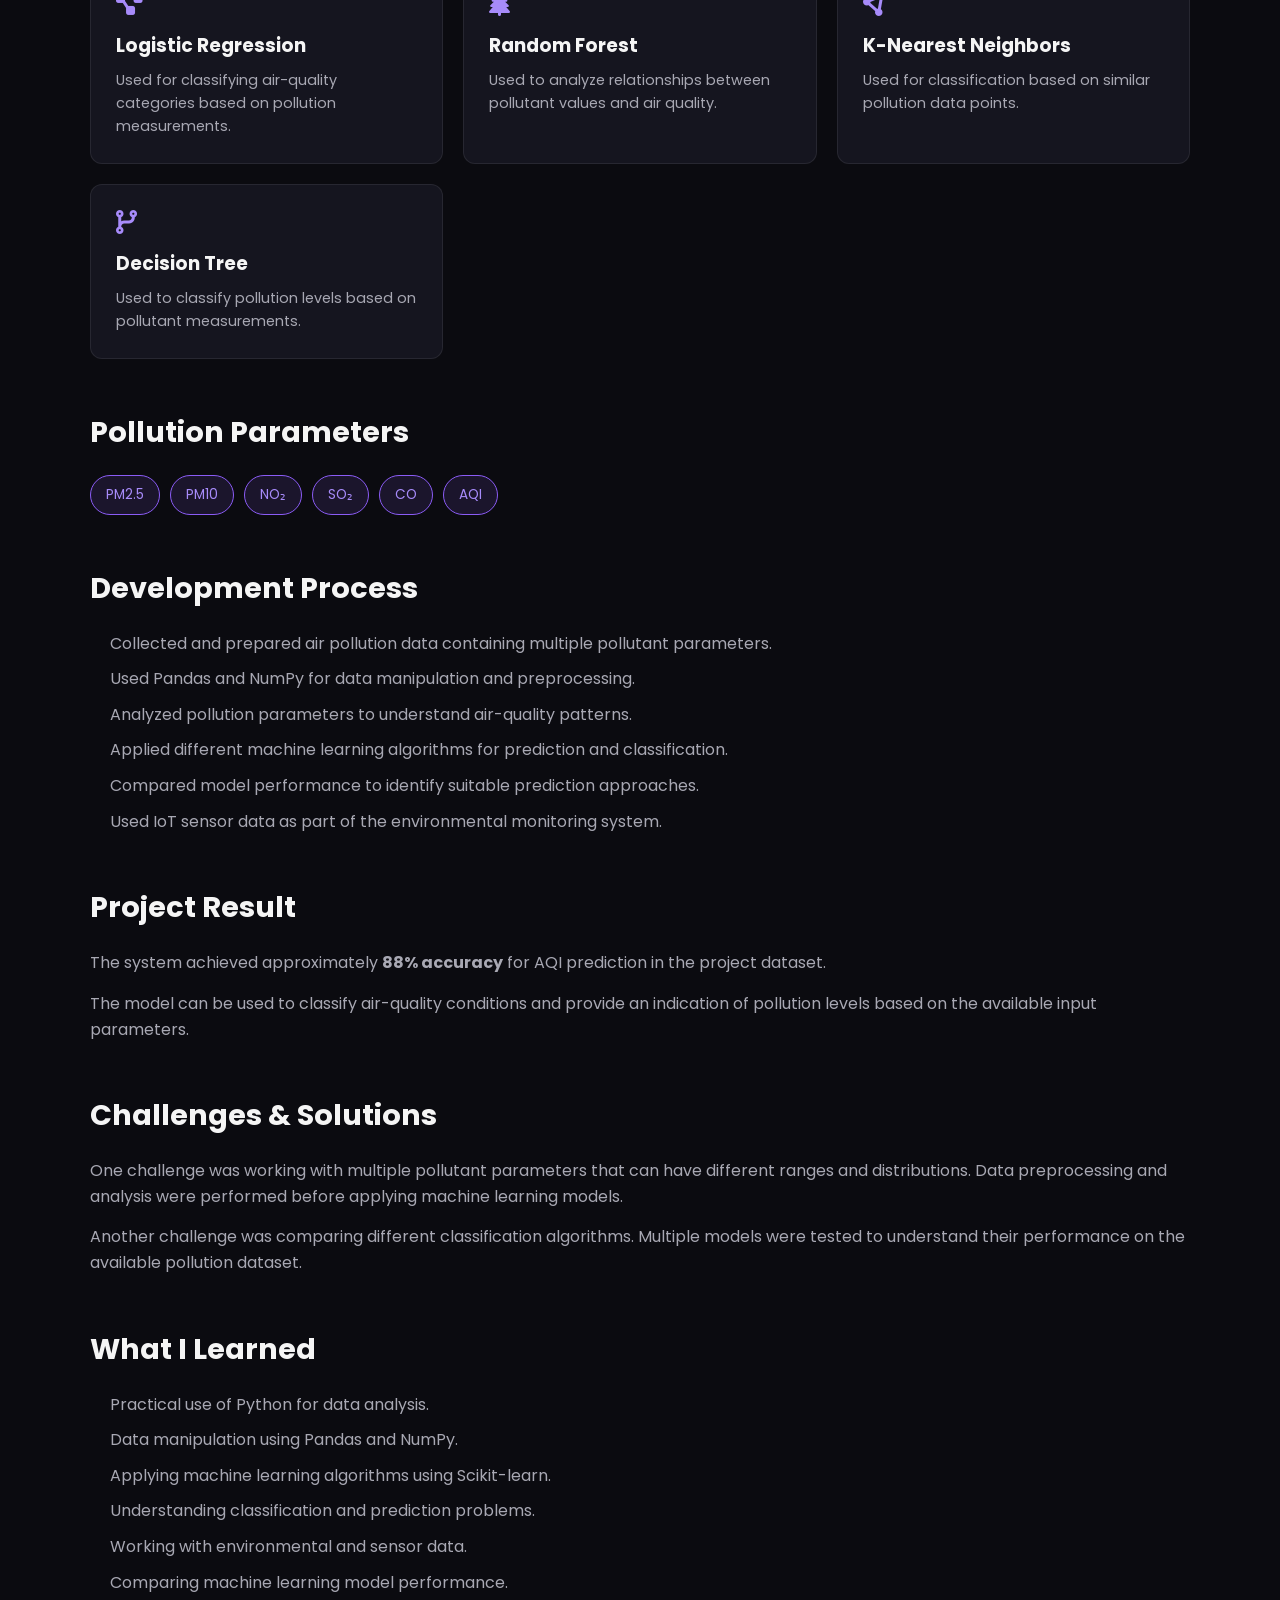
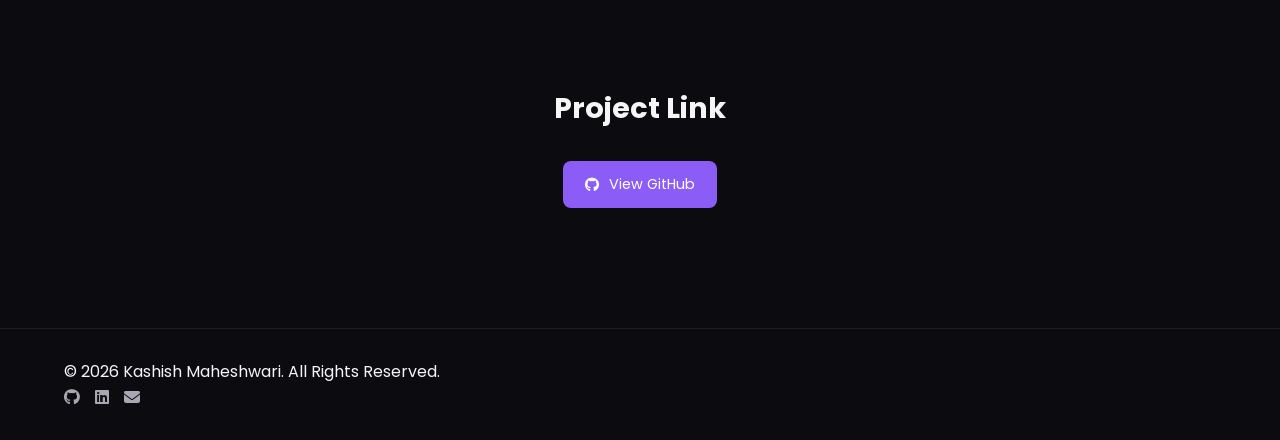
<file: air-pollution.html>
<!DOCTYPE html>
<html lang="en">

<head>

    <meta charset="UTF-8">

    <meta name="viewport"
          content="width=device-width, initial-scale=1.0">

    <title>Air Pollution Prediction System | Kashish Maheshwari</title>

    <meta name="description"
          content="Air Pollution Prediction System project by Kashish Maheshwari.">

    <link rel="stylesheet" href="style.css">

    <!-- Google Font -->
    <link rel="preconnect"
          href="https://fonts.googleapis.com">

    <link rel="preconnect"
          href="https://fonts.gstatic.com"
          crossorigin>

    <link href="https://fonts.googleapis.com/css2?family=Poppins:wght@300;400;500;600;700&display=swap"
          rel="stylesheet">

    <!-- Font Awesome -->
    <link rel="stylesheet"
          href="https://cdnjs.cloudflare.com/ajax/libs/font-awesome/6.5.2/css/all.min.css">

</head>


<body>


<!-- ================= HEADER ================= -->

<header class="header">

    <nav class="navbar">

        <a href="index.html" class="logo">
            Kashish<span>.</span>
        </a>

        <a href="index.html#projects" class="back-projects">

            <i class="fa-solid fa-arrow-left"></i>

            Back to Projects

        </a>

    </nav>

</header>



<!-- ================= PROJECT DETAILS ================= -->

<main class="project-details">


    <!-- ================= HERO ================= -->

    <section class="project-hero">

        <span class="project-label">
            Machine Learning Project
        </span>

        <h1>
            Air Pollution Prediction System
        </h1>

        <p>
            A machine learning-based system that analyzes
            air pollution data and predicts air quality using
            pollutant measurements and environmental sensor data.
        </p>


        <div class="project-detail-buttons">

            <!-- GitHub -->

            <a href="https://github.com/kashishmah/Air-Pollution-AQI-Prediction-System"
               target="_blank"
               rel="noopener noreferrer"
               class="btn primary-btn">

                <i class="fa-brands fa-github"></i>

                GitHub

            </a>


            <!-- Demo -->

            <!-- <a href="YOUR_AIR_POLLUTION_DEMO_LINK"
               target="_blank"
               rel="noopener noreferrer"
               class="btn secondary-btn">

                <i class="fa-solid fa-arrow-up-right-from-square"></i>

                Live Demo

            </a> -->

        </div>

    </section>



    <!-- ================= ABOUT ================= -->

    <section class="project-section">

        <h2>
            About the Project
        </h2>

        <p>
            The Air Pollution Prediction System was developed
            to analyze air-quality data and predict pollution
            levels using machine learning techniques.
        </p>

        <p>
            The system works with pollutant parameters such as
            PM2.5, PM10, NO₂, SO₂ and CO. Based on the available
            data, the system can classify air quality into
            categories such as Good, Moderate and Poor.
        </p>

        <p>
            The project also incorporates IoT sensor data to
            support real-time environmental data collection
            and analysis.
        </p>

    </section>



    <!-- ================= KEY FEATURES ================= -->

    <section class="project-section">

        <h2>
            Key Features
        </h2>


        <div class="feature-grid">


            <!-- Feature 1 -->

            <div class="feature-card">

                <i class="fa-solid fa-chart-line"></i>

                <h3>
                    AQI Prediction
                </h3>

                <p>
                    Predicts air quality using pollutant and
                    environmental data.
                </p>

            </div>



            <!-- Feature 2 -->

            <div class="feature-card">

                <i class="fa-solid fa-smog"></i>

                <h3>
                    Pollution Classification
                </h3>

                <p>
                    Classifies air quality into Good, Moderate
                    and Poor categories.
                </p>

            </div>



            <!-- Feature 3 -->

            <div class="feature-card">

                <i class="fa-solid fa-cloud"></i>

                <h3>
                    Pollutant Analysis
                </h3>

                <p>
                    Analyzes PM2.5, PM10, NO₂, SO₂ and CO
                    pollutant measurements.
                </p>

            </div>



            <!-- Feature 4 -->

            <div class="feature-card">

                <i class="fa-solid fa-microchip"></i>

                <h3>
                    IoT Sensor Data
                </h3>

                <p>
                    Uses environmental sensor data as part
                    of the pollution monitoring system.
                </p>

            </div>



            <!-- Feature 5 -->

            <div class="feature-card">

                <i class="fa-solid fa-database"></i>

                <h3>
                    Data Processing
                </h3>

                <p>
                    Processes and prepares pollution data
                    for machine learning models.
                </p>

            </div>



            <!-- Feature 6 -->

            <div class="feature-card">

                <i class="fa-solid fa-brain"></i>

                <h3>
                    Machine Learning
                </h3>

                <p>
                    Applies multiple machine learning models
                    to analyze and predict pollution levels.
                </p>

            </div>


        </div>

    </section>



    <!-- ================= TECHNOLOGIES ================= -->

    <section class="project-section">

        <h2>
            Technologies Used
        </h2>


        <div class="detail-tech-stack">

            <span>
                Python
            </span>

            <span>
                Pandas
            </span>

            <span>
                NumPy
            </span>

            <span>
                Scikit-learn
            </span>

            <span>
                IoT Sensors
            </span>

        </div>

    </section>



    <!-- ================= MACHINE LEARNING MODELS ================= -->

    <section class="project-section">

        <h2>
            Machine Learning Models
        </h2>


        <div class="feature-grid">


            <div class="feature-card">

                <i class="fa-solid fa-diagram-project"></i>

                <h3>
                    Logistic Regression
                </h3>

                <p>
                    Used for classifying air-quality categories
                    based on pollution measurements.
                </p>

            </div>


            <div class="feature-card">

                <i class="fa-solid fa-tree"></i>

                <h3>
                    Random Forest
                </h3>

                <p>
                    Used to analyze relationships between
                    pollutant values and air quality.
                </p>

            </div>


            <div class="feature-card">

                <i class="fa-solid fa-circle-nodes"></i>

                <h3>
                    K-Nearest Neighbors
                </h3>

                <p>
                    Used for classification based on similar
                    pollution data points.
                </p>

            </div>


            <div class="feature-card">

                <i class="fa-solid fa-code-branch"></i>

                <h3>
                    Decision Tree
                </h3>

                <p>
                    Used to classify pollution levels based
                    on pollutant measurements.
                </p>

            </div>


        </div>

    </section>



    <!-- ================= DATA PARAMETERS ================= -->

    <section class="project-section">

        <h2>
            Pollution Parameters
        </h2>


        <div class="detail-tech-stack">

            <span>
                PM2.5
            </span>

            <span>
                PM10
            </span>

            <span>
                NO₂
            </span>

            <span>
                SO₂
            </span>

            <span>
                CO
            </span>

            <span>
                AQI
            </span>

        </div>

    </section>



    <!-- ================= DEVELOPMENT ================= -->

    <section class="project-section">

        <h2>
            Development Process
        </h2>


        <ul class="learning-list">

            <li>
                Collected and prepared air pollution data
                containing multiple pollutant parameters.
            </li>

            <li>
                Used Pandas and NumPy for data manipulation
                and preprocessing.
            </li>

            <li>
                Analyzed pollution parameters to understand
                air-quality patterns.
            </li>

            <li>
                Applied different machine learning algorithms
                for prediction and classification.
            </li>

            <li>
                Compared model performance to identify
                suitable prediction approaches.
            </li>

            <li>
                Used IoT sensor data as part of the
                environmental monitoring system.
            </li>

        </ul>

    </section>



    <!-- ================= RESULT ================= -->

    <section class="project-section">

        <h2>
            Project Result
        </h2>


        <p>
            The system achieved approximately
            <strong>88% accuracy</strong> for AQI prediction
            in the project dataset.
        </p>

        <p>
            The model can be used to classify air-quality
            conditions and provide an indication of pollution
            levels based on the available input parameters.
        </p>

    </section>



    <!-- ================= CHALLENGES ================= -->

    <section class="project-section">

        <h2>
            Challenges & Solutions
        </h2>


        <p>
            One challenge was working with multiple pollutant
            parameters that can have different ranges and
            distributions. Data preprocessing and analysis
            were performed before applying machine learning
            models.
        </p>


        <p>
            Another challenge was comparing different
            classification algorithms. Multiple models were
            tested to understand their performance on the
            available pollution dataset.
        </p>

    </section>



    <!-- ================= WHAT I LEARNED ================= -->

    <section class="project-section">

        <h2>
            What I Learned
        </h2>


        <ul class="learning-list">

            <li>
                Practical use of Python for data analysis.
            </li>

            <li>
                Data manipulation using Pandas and NumPy.
            </li>

            <li>
                Applying machine learning algorithms
                using Scikit-learn.
            </li>

            <li>
                Understanding classification and prediction
                problems.
            </li>

            <li>
                Working with environmental and sensor data.
            </li>

            <li>
                Comparing machine learning model performance.
            </li>

        </ul>

    </section>



    <!-- ================= PROJECT LINKS ================= -->

    <section class="project-section project-final">

        <h2>
            Project Link
        </h2>


        <div class="project-detail-buttons">


            <a href="https://github.com/kashishmah/Air-Pollution-AQI-Prediction-System"
               target="_blank"
               rel="noopener noreferrer"
               class="btn primary-btn">

                <i class="fa-brands fa-github"></i>

                View GitHub

            </a>


            <!-- <a href="YOUR_AIR_POLLUTION_DEMO_LINK"
               target="_blank"
               rel="noopener noreferrer"
               class="btn secondary-btn">

                <i class="fa-solid fa-arrow-up-right-from-square"></i>

                View Demo

            </a> -->


        </div>

    </section>


</main>



<!-- ================= FOOTER ================= -->

<footer>

    <p>

        © <span id="year"></span>
        Kashish Maheshwari. All Rights Reserved.

    </p>


    <div class="footer-links">

        <a href="https://github.com/kashishmah"
           target="_blank"
           rel="noopener noreferrer">

            <i class="fa-brands fa-github"></i>

        </a>


        <a href="https://www.linkedin.com/in/maheshwari-29-kashish/"
           target="_blank"
           rel="noopener noreferrer">

            <i class="fa-brands fa-linkedin"></i>

        </a>


        <a href="mailto:kashishmaheshwari29@gmail.com">

            <i class="fa-solid fa-envelope"></i>

        </a>

    </div>

</footer>



<!-- ================= JAVASCRIPT ================= -->

<script>

    document.getElementById("year").textContent =
        new Date().getFullYear();

</script>


</body>

</html>
</file>
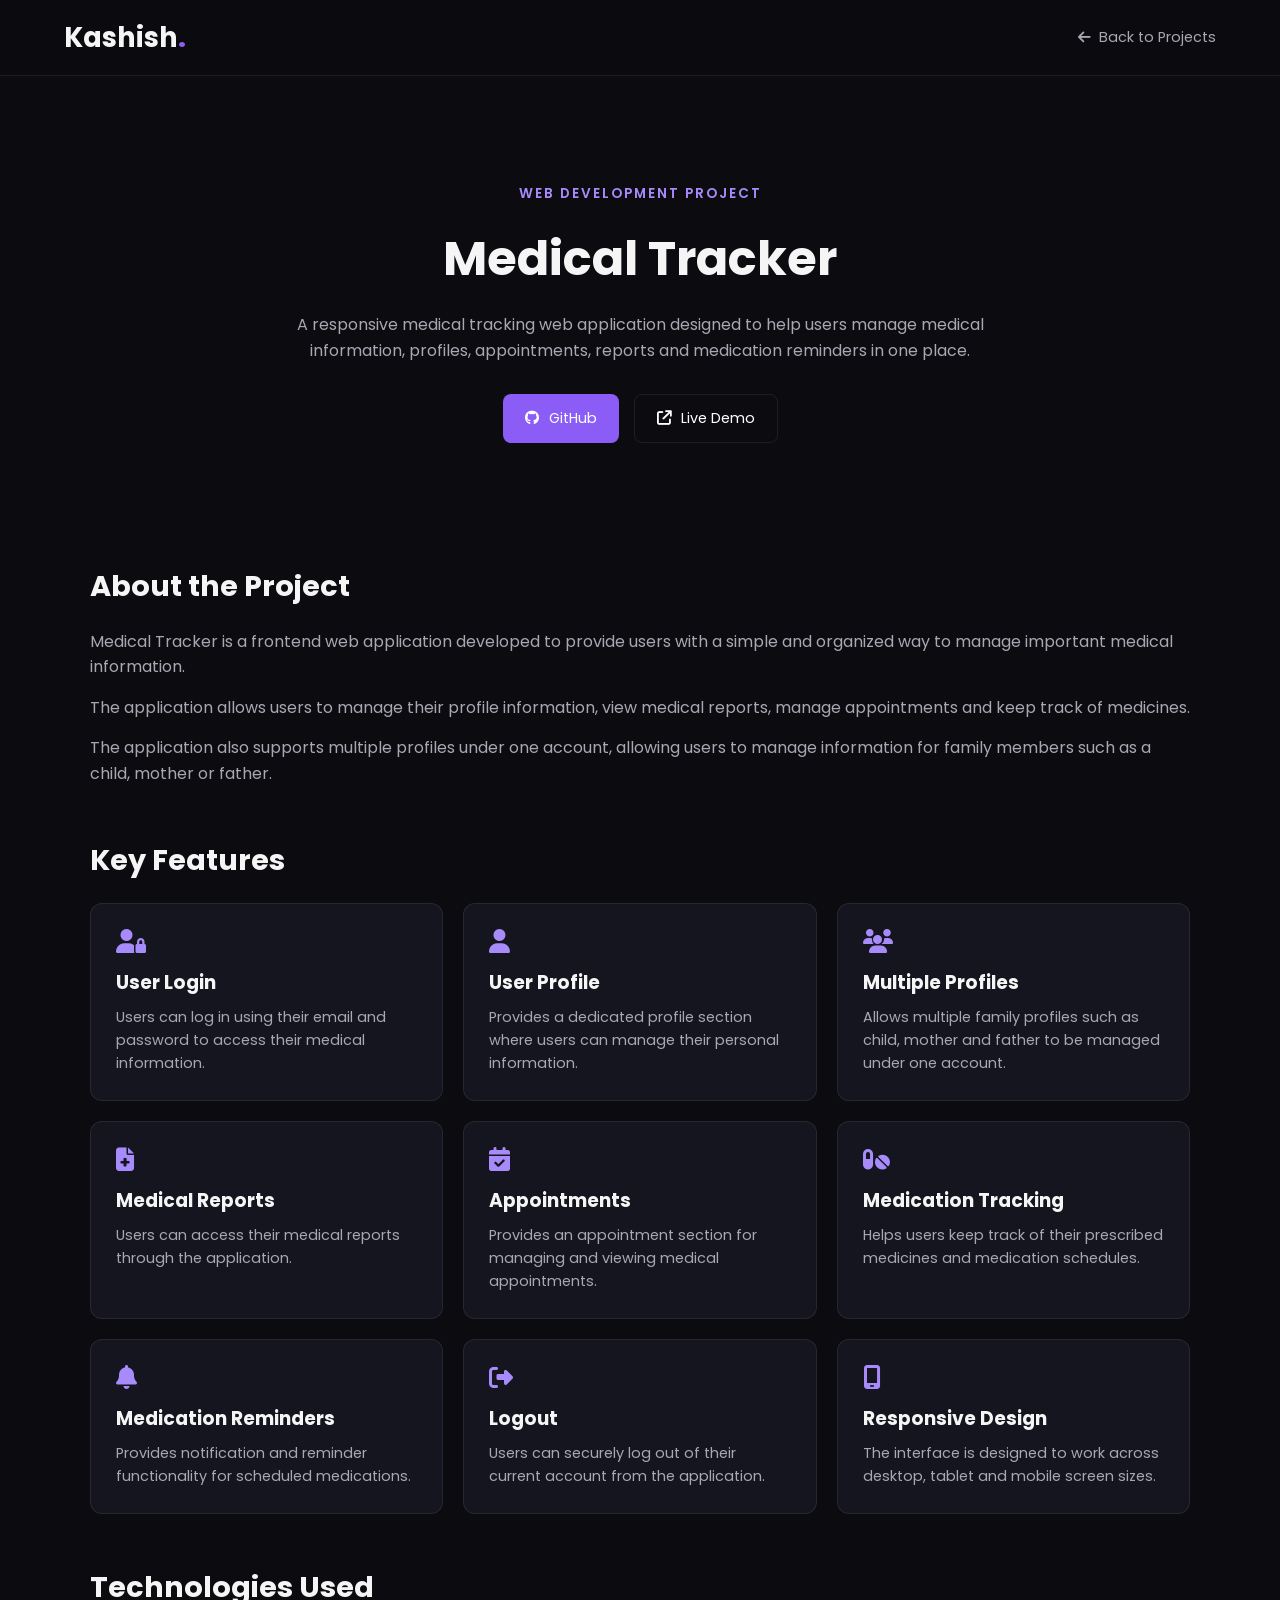
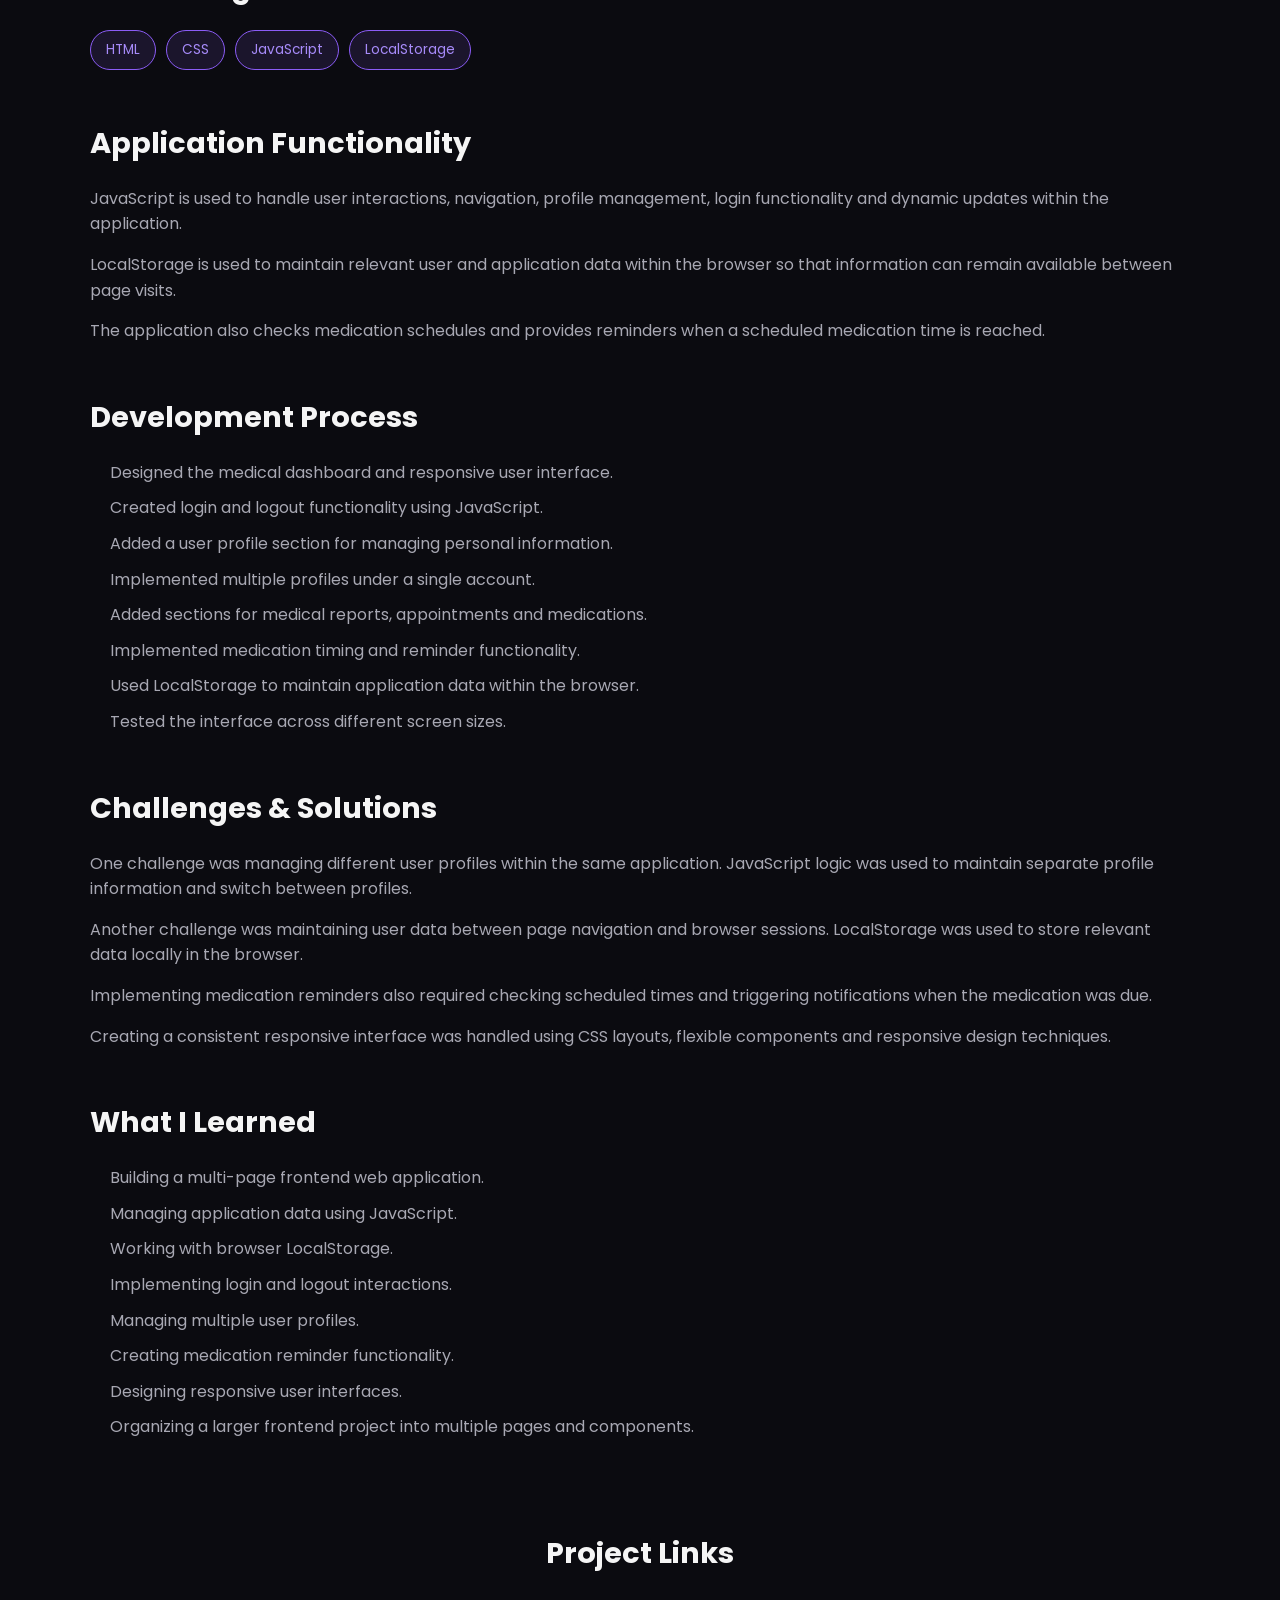
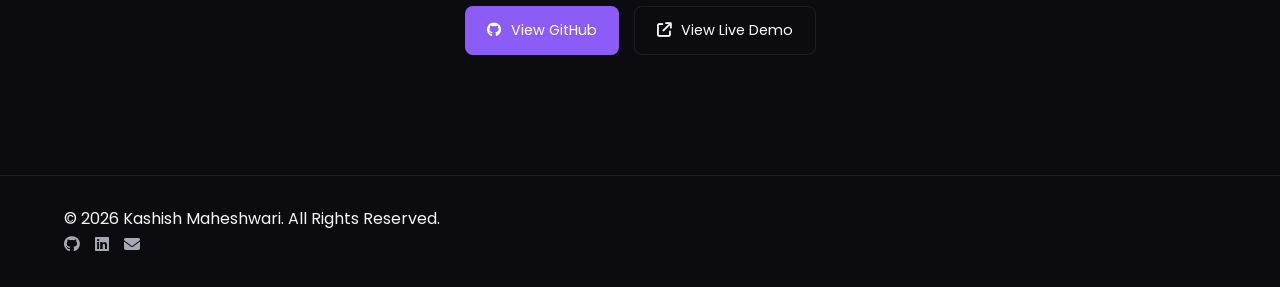
<file: medical_tracker.html>
<!DOCTYPE html>
<html lang="en">

<head>

    <meta charset="UTF-8">

    <meta name="viewport"
          content="width=device-width, initial-scale=1.0">

    <title>Medical Tracker | Kashish Maheshwari</title>

    <meta name="description"
          content="Medical Tracker project by Kashish Maheshwari.">

    <link rel="stylesheet"
          href="style.css">

    <!-- Google Font -->
    <link rel="preconnect"
          href="https://fonts.googleapis.com">

    <link rel="preconnect"
          href="https://fonts.gstatic.com"
          crossorigin>

    <link href="https://fonts.googleapis.com/css2?family=Poppins:wght@300;400;500;600;700&display=swap"
          rel="stylesheet">

    <!-- Font Awesome -->
    <link rel="stylesheet"
          href="https://cdnjs.cloudflare.com/ajax/libs/font-awesome/6.5.2/css/all.min.css">

</head>


<body>


<!-- ================= HEADER ================= -->

<header class="header">

    <nav class="navbar">

        <a href="index.html"
           class="logo">

            Kashish<span>.</span>

        </a>


        <a href="index.html#projects"
           class="back-projects">

            <i class="fa-solid fa-arrow-left"></i>

            Back to Projects

        </a>

    </nav>

</header>



<!-- ================= PROJECT DETAILS ================= -->

<main class="project-details">


    <!-- PROJECT HERO -->

    <section class="project-hero">

        <span class="project-label">
            Web Development Project
        </span>


        <h1>
            Medical Tracker
        </h1>


        <p>
            A responsive medical tracking web application
            designed to help users manage medical information,
            profiles, appointments, reports and medication
            reminders in one place.
        </p>


        <div class="project-detail-buttons">

            <a href="https://github.com/kashishmah/Medical-Tracker"
               target="_blank"
               rel="noopener noreferrer"
               class="btn primary-btn">

                <i class="fa-brands fa-github"></i>

                GitHub

            </a>


            <a href="https://kashishmah.github.io/Medical-Tracker/"
               target="_blank"
               rel="noopener noreferrer"
               class="btn secondary-btn">

                <i class="fa-solid fa-arrow-up-right-from-square"></i>

                Live Demo

            </a>

        </div>

    </section>



    <!-- ================= ABOUT ================= -->

    <section class="project-section">

        <h2>
            About the Project
        </h2>


        <p>
            Medical Tracker is a frontend web application
            developed to provide users with a simple and
            organized way to manage important medical
            information.
        </p>


        <p>
            The application allows users to manage their
            profile information, view medical reports,
            manage appointments and keep track of medicines.
        </p>


        <p>
            The application also supports multiple profiles
            under one account, allowing users to manage
            information for family members such as a child,
            mother or father.
        </p>

    </section>



    <!-- ================= FEATURES ================= -->

    <section class="project-section">

        <h2>
            Key Features
        </h2>


        <div class="feature-grid">


            <!-- Feature 1 -->

            <div class="feature-card">

                <i class="fa-solid fa-user-lock"></i>

                <h3>
                    User Login
                </h3>

                <p>
                    Users can log in using their email and
                    password to access their medical information.
                </p>

            </div>



            <!-- Feature 2 -->

            <div class="feature-card">

                <i class="fa-solid fa-user"></i>

                <h3>
                    User Profile
                </h3>

                <p>
                    Provides a dedicated profile section where
                    users can manage their personal information.
                </p>

            </div>



            <!-- Feature 3 -->

            <div class="feature-card">

                <i class="fa-solid fa-users"></i>

                <h3>
                    Multiple Profiles
                </h3>

                <p>
                    Allows multiple family profiles such as
                    child, mother and father to be managed
                    under one account.
                </p>

            </div>



            <!-- Feature 4 -->

            <div class="feature-card">

                <i class="fa-solid fa-file-medical"></i>

                <h3>
                    Medical Reports
                </h3>

                <p>
                    Users can access their medical reports
                    through the application.
                </p>

            </div>



            <!-- Feature 5 -->

            <div class="feature-card">

                <i class="fa-solid fa-calendar-check"></i>

                <h3>
                    Appointments
                </h3>

                <p>
                    Provides an appointment section for
                    managing and viewing medical appointments.
                </p>

            </div>



            <!-- Feature 6 -->

            <div class="feature-card">

                <i class="fa-solid fa-pills"></i>

                <h3>
                    Medication Tracking
                </h3>

                <p>
                    Helps users keep track of their prescribed
                    medicines and medication schedules.
                </p>

            </div>



            <!-- Feature 7 -->

            <div class="feature-card">

                <i class="fa-solid fa-bell"></i>

                <h3>
                    Medication Reminders
                </h3>

                <p>
                    Provides notification and reminder
                    functionality for scheduled medications.
                </p>

            </div>



            <!-- Feature 8 -->

            <div class="feature-card">

                <i class="fa-solid fa-right-from-bracket"></i>

                <h3>
                    Logout
                </h3>

                <p>
                    Users can securely log out of their
                    current account from the application.
                </p>

            </div>



            <!-- Feature 9 -->

            <div class="feature-card">

                <i class="fa-solid fa-mobile-screen"></i>

                <h3>
                    Responsive Design
                </h3>

                <p>
                    The interface is designed to work across
                    desktop, tablet and mobile screen sizes.
                </p>

            </div>


        </div>

    </section>



    <!-- ================= TECHNOLOGIES ================= -->

    <section class="project-section">

        <h2>
            Technologies Used
        </h2>


        <div class="detail-tech-stack">

            <span>
                HTML
            </span>

            <span>
                CSS
            </span>

            <span>
                JavaScript
            </span>

            <span>
                LocalStorage
            </span>

        </div>

    </section>



    <!-- ================= FUNCTIONALITY ================= -->

    <section class="project-section">

        <h2>
            Application Functionality
        </h2>


        <p>
            JavaScript is used to handle user interactions,
            navigation, profile management, login functionality
            and dynamic updates within the application.
        </p>


        <p>
            LocalStorage is used to maintain relevant user
            and application data within the browser so that
            information can remain available between page
            visits.
        </p>


        <p>
            The application also checks medication schedules
            and provides reminders when a scheduled medication
            time is reached.
        </p>

    </section>



    <!-- ================= DEVELOPMENT PROCESS ================= -->

    <section class="project-section">

        <h2>
            Development Process
        </h2>


        <ul class="learning-list">

            <li>
                Designed the medical dashboard and
                responsive user interface.
            </li>

            <li>
                Created login and logout functionality
                using JavaScript.
            </li>

            <li>
                Added a user profile section for managing
                personal information.
            </li>

            <li>
                Implemented multiple profiles under a
                single account.
            </li>

            <li>
                Added sections for medical reports,
                appointments and medications.
            </li>

            <li>
                Implemented medication timing and
                reminder functionality.
            </li>

            <li>
                Used LocalStorage to maintain application
                data within the browser.
            </li>

            <li>
                Tested the interface across different
                screen sizes.
            </li>

        </ul>

    </section>



    <!-- ================= CHALLENGES ================= -->

    <section class="project-section">

        <h2>
            Challenges & Solutions
        </h2>


        <p>
            One challenge was managing different user
            profiles within the same application. JavaScript
            logic was used to maintain separate profile
            information and switch between profiles.
        </p>


        <p>
            Another challenge was maintaining user data
            between page navigation and browser sessions.
            LocalStorage was used to store relevant data
            locally in the browser.
        </p>


        <p>
            Implementing medication reminders also required
            checking scheduled times and triggering
            notifications when the medication was due.
        </p>


        <p>
            Creating a consistent responsive interface was
            handled using CSS layouts, flexible components
            and responsive design techniques.
        </p>

    </section>



    <!-- ================= WHAT I LEARNED ================= -->

    <section class="project-section">

        <h2>
            What I Learned
        </h2>


        <ul class="learning-list">

            <li>
                Building a multi-page frontend web application.
            </li>

            <li>
                Managing application data using JavaScript.
            </li>

            <li>
                Working with browser LocalStorage.
            </li>

            <li>
                Implementing login and logout interactions.
            </li>

            <li>
                Managing multiple user profiles.
            </li>

            <li>
                Creating medication reminder functionality.
            </li>

            <li>
                Designing responsive user interfaces.
            </li>

            <li>
                Organizing a larger frontend project
                into multiple pages and components.
            </li>

        </ul>

    </section>



    <!-- ================= PROJECT LINKS ================= -->

    <section class="project-section project-final">

        <h2>
            Project Links
        </h2>


        <div class="project-detail-buttons">


            <a href="https://github.com/kashishmah/Medical-Tracker"
               target="_blank"
               rel="noopener noreferrer"
               class="btn primary-btn">

                <i class="fa-brands fa-github"></i>

                View GitHub

            </a>


            <a href="https://kashishmah.github.io/Medical-Tracker/"
               target="_blank"
               rel="noopener noreferrer"
               class="btn secondary-btn">

                <i class="fa-solid fa-arrow-up-right-from-square"></i>

                View Live Demo

            </a>


        </div>

    </section>


</main>



<!-- ================= FOOTER ================= -->

<footer>

    <p>

        © <span id="year"></span>

        Kashish Maheshwari.

        All Rights Reserved.

    </p>


    <div class="footer-links">


        <a href="https://github.com/kashishmah"
           target="_blank"
           rel="noopener noreferrer">

            <i class="fa-brands fa-github"></i>

        </a>


        <a href="https://www.linkedin.com/in/maheshwari-29-kashish/"
           target="_blank"
           rel="noopener noreferrer">

            <i class="fa-brands fa-linkedin"></i>

        </a>


        <a href="mailto:kashishmaheshwari29@gmail.com">

            <i class="fa-solid fa-envelope"></i>

        </a>


    </div>

</footer>



<!-- ================= YEAR ================= -->

<script>

    document.getElementById("year").textContent =
        new Date().getFullYear();

</script>


</body>

</html>
</file>
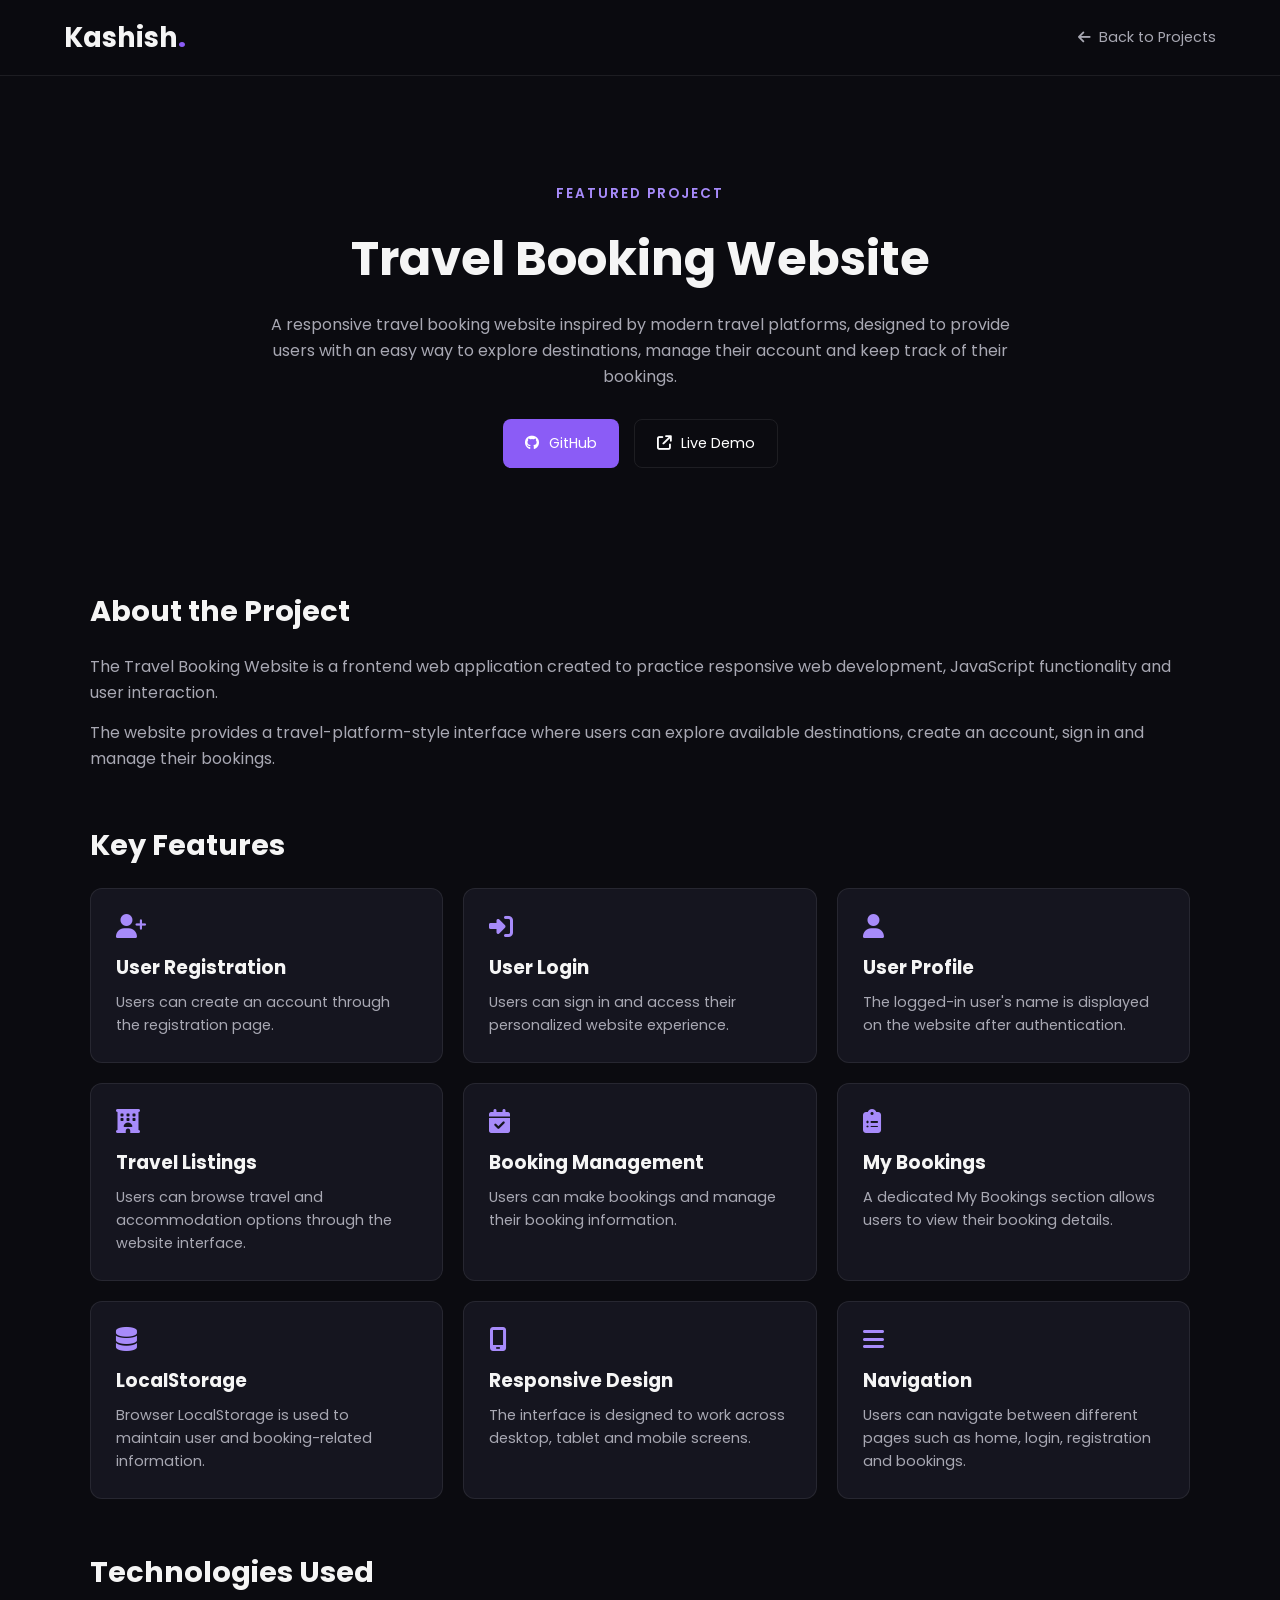
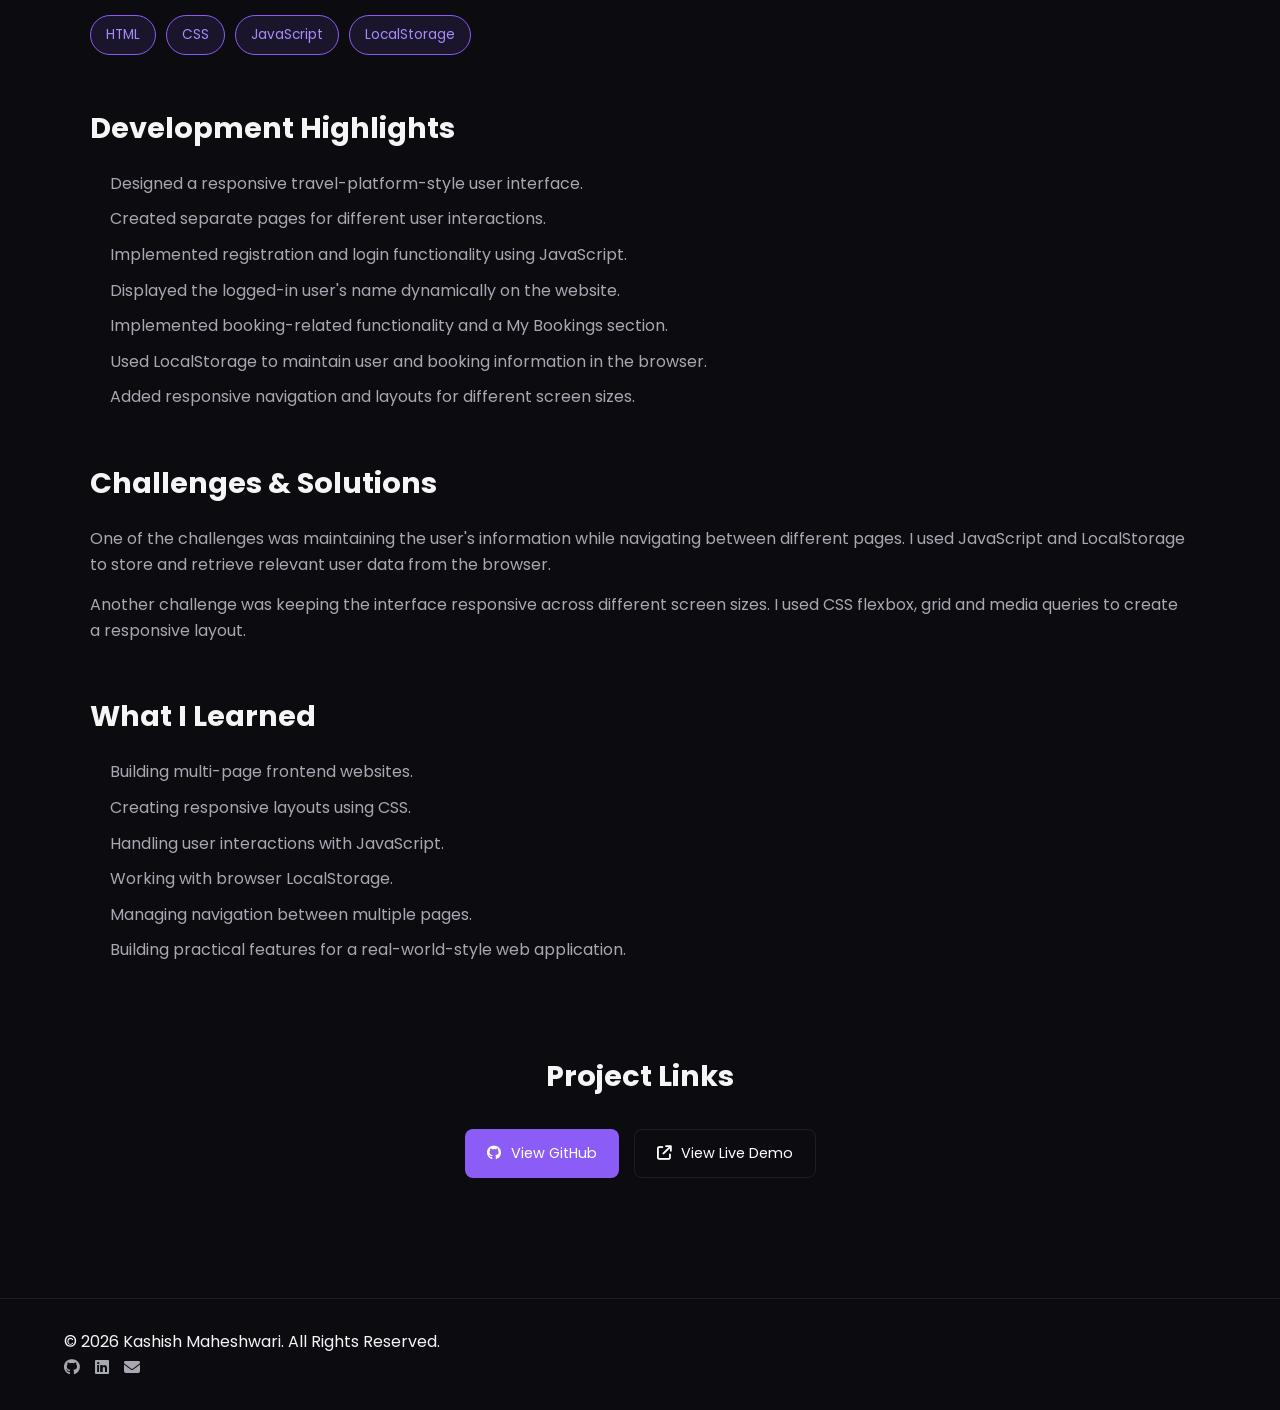
<file: travel_booking.html>
<!DOCTYPE html>
<html lang="en">

<head>

    <meta charset="UTF-8">

    <meta name="viewport"
          content="width=device-width, initial-scale=1.0">

    <title>Travel Booking Website | Kashish Maheshwari</title>

    <meta name="description"
          content="Travel Booking Website project by Kashish Maheshwari.">

    <link rel="stylesheet" href="style.css">

    <!-- Google Font -->
    <link rel="preconnect" href="https://fonts.googleapis.com">

    <link rel="preconnect"
          href="https://fonts.gstatic.com"
          crossorigin>

    <link href="https://fonts.googleapis.com/css2?family=Poppins:wght@300;400;500;600;700&display=swap"
          rel="stylesheet">

    <!-- Font Awesome -->
    <link rel="stylesheet"
          href="https://cdnjs.cloudflare.com/ajax/libs/font-awesome/6.5.2/css/all.min.css">

</head>


<body>


<!-- ================= HEADER ================= -->

<header class="header">

    <nav class="navbar">

        <a href="index.html" class="logo">
            Kashish<span>.</span>
        </a>

        <a href="index.html#projects" class="back-projects">

            <i class="fa-solid fa-arrow-left"></i>

            Back to Projects

        </a>

    </nav>

</header>



<!-- ================= PROJECT DETAILS ================= -->

<main class="project-details">


    <!-- PROJECT HERO -->

    <section class="project-hero">

        <span class="project-label">
            Featured Project
        </span>

        <h1>
            Travel Booking Website
        </h1>

        <p>
            A responsive travel booking website inspired by
            modern travel platforms, designed to provide users
            with an easy way to explore destinations, manage
            their account and keep track of their bookings.
        </p>


        <div class="project-detail-buttons">

            <!-- GitHub -->

            <a href="https://github.com/kashishmah/travel-booking"
               target="_blank"
               rel="noopener noreferrer"
               class="btn primary-btn">

                <i class="fa-brands fa-github"></i>

                GitHub

            </a>


            <!-- Live Demo -->

            <a href="https://kashishmah.github.io/travel-booking/"
               target="_blank"
               rel="noopener noreferrer"
               class="btn secondary-btn">

                <i class="fa-solid fa-arrow-up-right-from-square"></i>

                Live Demo

            </a>

        </div>

    </section>



    <!-- ================= ABOUT ================= -->

    <section class="project-section">

        <h2>
            About the Project
        </h2>

        <p>
            The Travel Booking Website is a frontend web
            application created to practice responsive web
            development, JavaScript functionality and
            user interaction.
        </p>

        <p>
            The website provides a travel-platform-style
            interface where users can explore available
            destinations, create an account, sign in and
            manage their bookings.
        </p>

    </section>



    <!-- ================= KEY FEATURES ================= -->

    <section class="project-section">

        <h2>
            Key Features
        </h2>


        <div class="feature-grid">


            <!-- Feature 1 -->

            <div class="feature-card">

                <i class="fa-solid fa-user-plus"></i>

                <h3>
                    User Registration
                </h3>

                <p>
                    Users can create an account through the
                    registration page.
                </p>

            </div>



            <!-- Feature 2 -->

            <div class="feature-card">

                <i class="fa-solid fa-right-to-bracket"></i>

                <h3>
                    User Login
                </h3>

                <p>
                    Users can sign in and access their
                    personalized website experience.
                </p>

            </div>



            <!-- Feature 3 -->

            <div class="feature-card">

                <i class="fa-solid fa-user"></i>

                <h3>
                    User Profile
                </h3>

                <p>
                    The logged-in user's name is displayed
                    on the website after authentication.
                </p>

            </div>



            <!-- Feature 4 -->

            <div class="feature-card">

                <i class="fa-solid fa-hotel"></i>

                <h3>
                    Travel Listings
                </h3>

                <p>
                    Users can browse travel and accommodation
                    options through the website interface.
                </p>

            </div>



            <!-- Feature 5 -->

            <div class="feature-card">

                <i class="fa-solid fa-calendar-check"></i>

                <h3>
                    Booking Management
                </h3>

                <p>
                    Users can make bookings and manage their
                    booking information.
                </p>

            </div>



            <!-- Feature 6 -->

            <div class="feature-card">

                <i class="fa-solid fa-clipboard-list"></i>

                <h3>
                    My Bookings
                </h3>

                <p>
                    A dedicated My Bookings section allows
                    users to view their booking details.
                </p>

            </div>



            <!-- Feature 7 -->

            <div class="feature-card">

                <i class="fa-solid fa-database"></i>

                <h3>
                    LocalStorage
                </h3>

                <p>
                    Browser LocalStorage is used to maintain
                    user and booking-related information.
                </p>

            </div>



            <!-- Feature 8 -->

            <div class="feature-card">

                <i class="fa-solid fa-mobile-screen"></i>

                <h3>
                    Responsive Design
                </h3>

                <p>
                    The interface is designed to work across
                    desktop, tablet and mobile screens.
                </p>

            </div>



            <!-- Feature 9 -->

            <div class="feature-card">

                <i class="fa-solid fa-bars"></i>

                <h3>
                    Navigation
                </h3>

                <p>
                    Users can navigate between different
                    pages such as home, login, registration
                    and bookings.
                </p>

            </div>


        </div>

    </section>



    <!-- ================= TECHNOLOGIES ================= -->

    <section class="project-section">

        <h2>
            Technologies Used
        </h2>


        <div class="detail-tech-stack">

            <span>
                HTML
            </span>

            <span>
                CSS
            </span>

            <span>
                JavaScript
            </span>

            <span>
                LocalStorage
            </span>

        </div>

    </section>



    <!-- ================= DEVELOPMENT ================= -->

    <section class="project-section">

        <h2>
            Development Highlights
        </h2>


        <ul class="learning-list">

            <li>
                Designed a responsive travel-platform-style
                user interface.
            </li>

            <li>
                Created separate pages for different user
                interactions.
            </li>

            <li>
                Implemented registration and login functionality
                using JavaScript.
            </li>

            <li>
                Displayed the logged-in user's name dynamically
                on the website.
            </li>

            <li>
                Implemented booking-related functionality and
                a My Bookings section.
            </li>

            <li>
                Used LocalStorage to maintain user and booking
                information in the browser.
            </li>

            <li>
                Added responsive navigation and layouts for
                different screen sizes.
            </li>

        </ul>

    </section>



    <!-- ================= CHALLENGES ================= -->

    <section class="project-section">

        <h2>
            Challenges & Solutions
        </h2>


        <p>
            One of the challenges was maintaining the user's
            information while navigating between different
            pages. I used JavaScript and LocalStorage to store
            and retrieve relevant user data from the browser.
        </p>


        <p>
            Another challenge was keeping the interface
            responsive across different screen sizes. I used
            CSS flexbox, grid and media queries to create a
            responsive layout.
        </p>

    </section>



    <!-- ================= WHAT I LEARNED ================= -->

    <section class="project-section">

        <h2>
            What I Learned
        </h2>


        <ul class="learning-list">

            <li>
                Building multi-page frontend websites.
            </li>

            <li>
                Creating responsive layouts using CSS.
            </li>

            <li>
                Handling user interactions with JavaScript.
            </li>

            <li>
                Working with browser LocalStorage.
            </li>

            <li>
                Managing navigation between multiple pages.
            </li>

            <li>
                Building practical features for a
                real-world-style web application.
            </li>

        </ul>

    </section>



    <!-- ================= PROJECT LINKS ================= -->

    <section class="project-section project-final">

        <h2>
            Project Links
        </h2>


        <div class="project-detail-buttons">


            <a href="https://github.com/kashishmah/travel-booking"
               target="_blank"
               rel="noopener noreferrer"
               class="btn primary-btn">

                <i class="fa-brands fa-github"></i>

                View GitHub

            </a>


            <a href="https://kashishmah.github.io/travel-booking/"
               target="_blank"
               rel="noopener noreferrer"
               class="btn secondary-btn">

                <i class="fa-solid fa-arrow-up-right-from-square"></i>

                View Live Demo

            </a>


        </div>

    </section>


</main>



<!-- ================= FOOTER ================= -->

<footer>

    <p>

        © <span id="year"></span>
        Kashish Maheshwari. All Rights Reserved.

    </p>


    <div class="footer-links">

        <a href="https://github.com/kashishmah"
           target="_blank"
           rel="noopener noreferrer">

            <i class="fa-brands fa-github"></i>

        </a>


        <a href="https://www.linkedin.com/in/maheshwari-29-kashish/"
           target="_blank"
           rel="noopener noreferrer">

            <i class="fa-brands fa-linkedin"></i>

        </a>


        <a href="mailto:kashishmaheshwari29@gmail.com">

            <i class="fa-solid fa-envelope"></i>

        </a>

    </div>

</footer>



<!-- ================= JAVASCRIPT ================= -->

<script>

    document.getElementById("year").textContent =
        new Date().getFullYear();

</script>


</body>

</html>
</file>
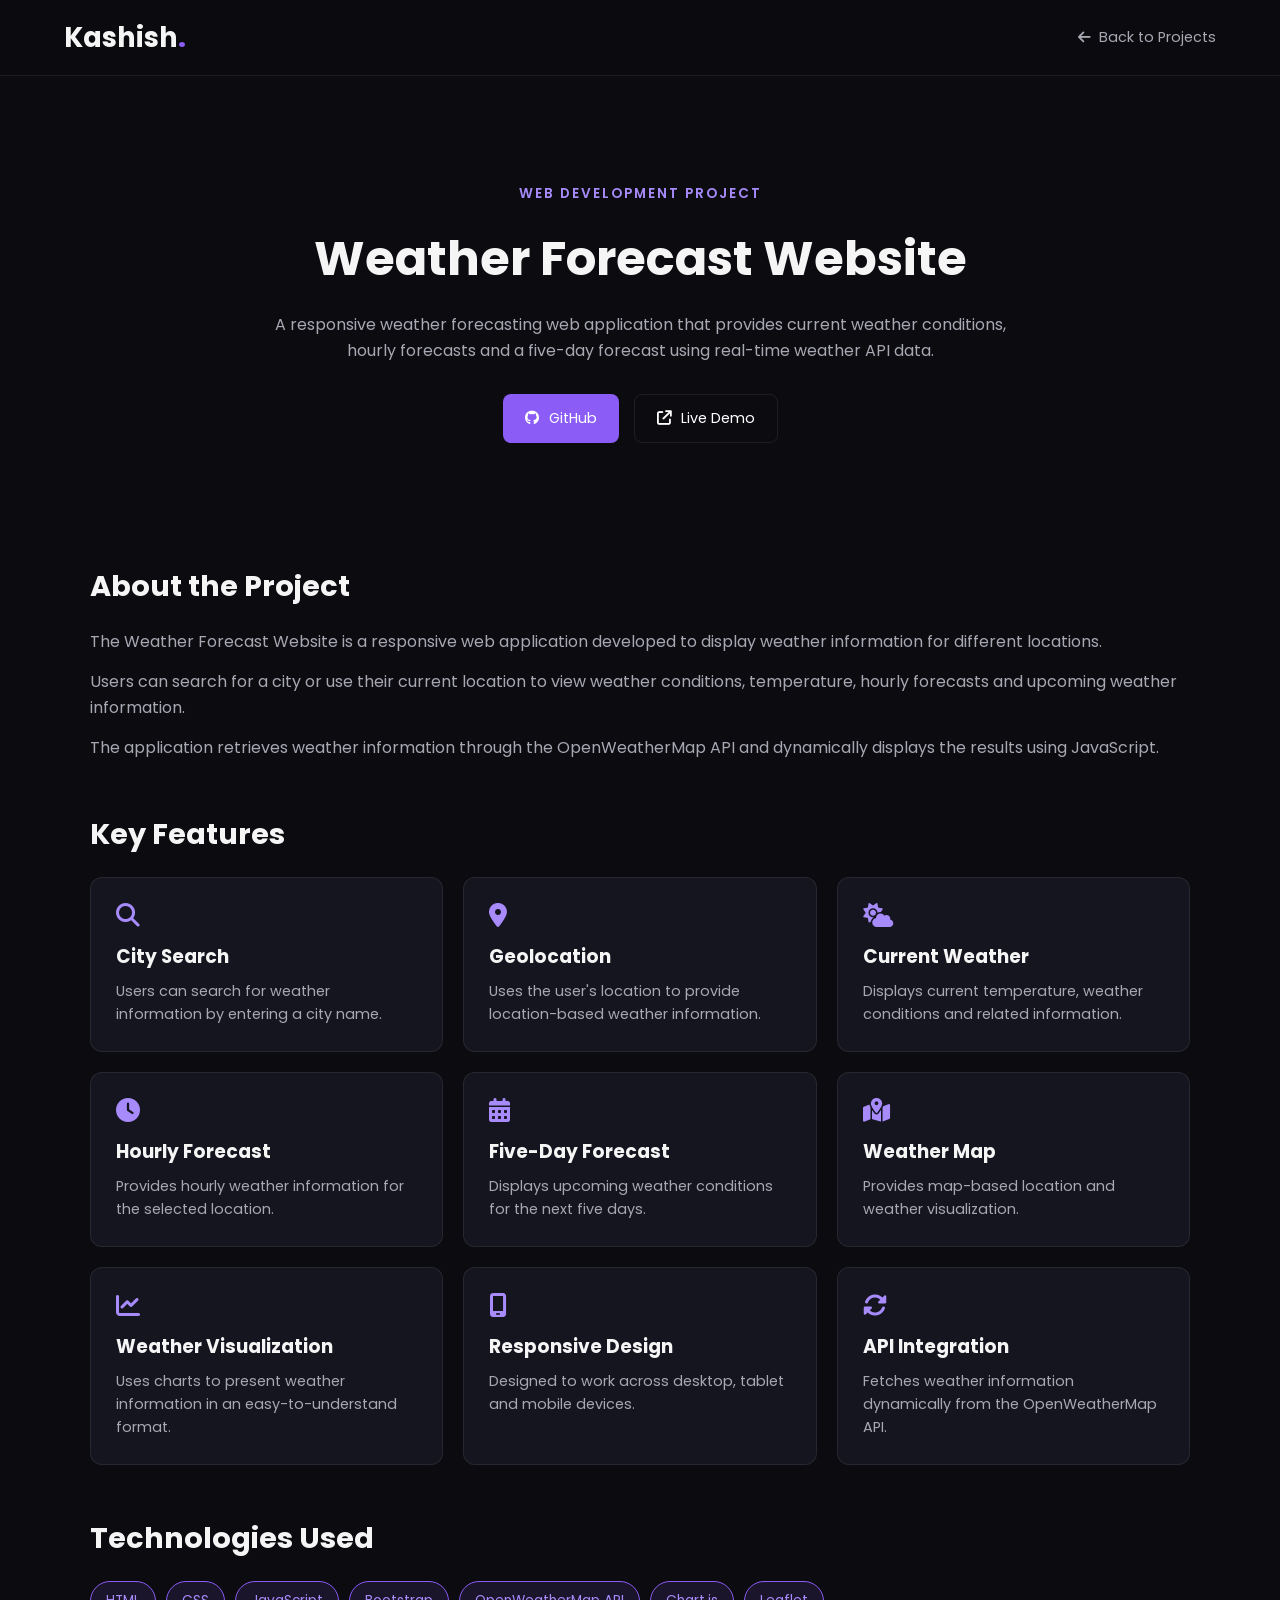
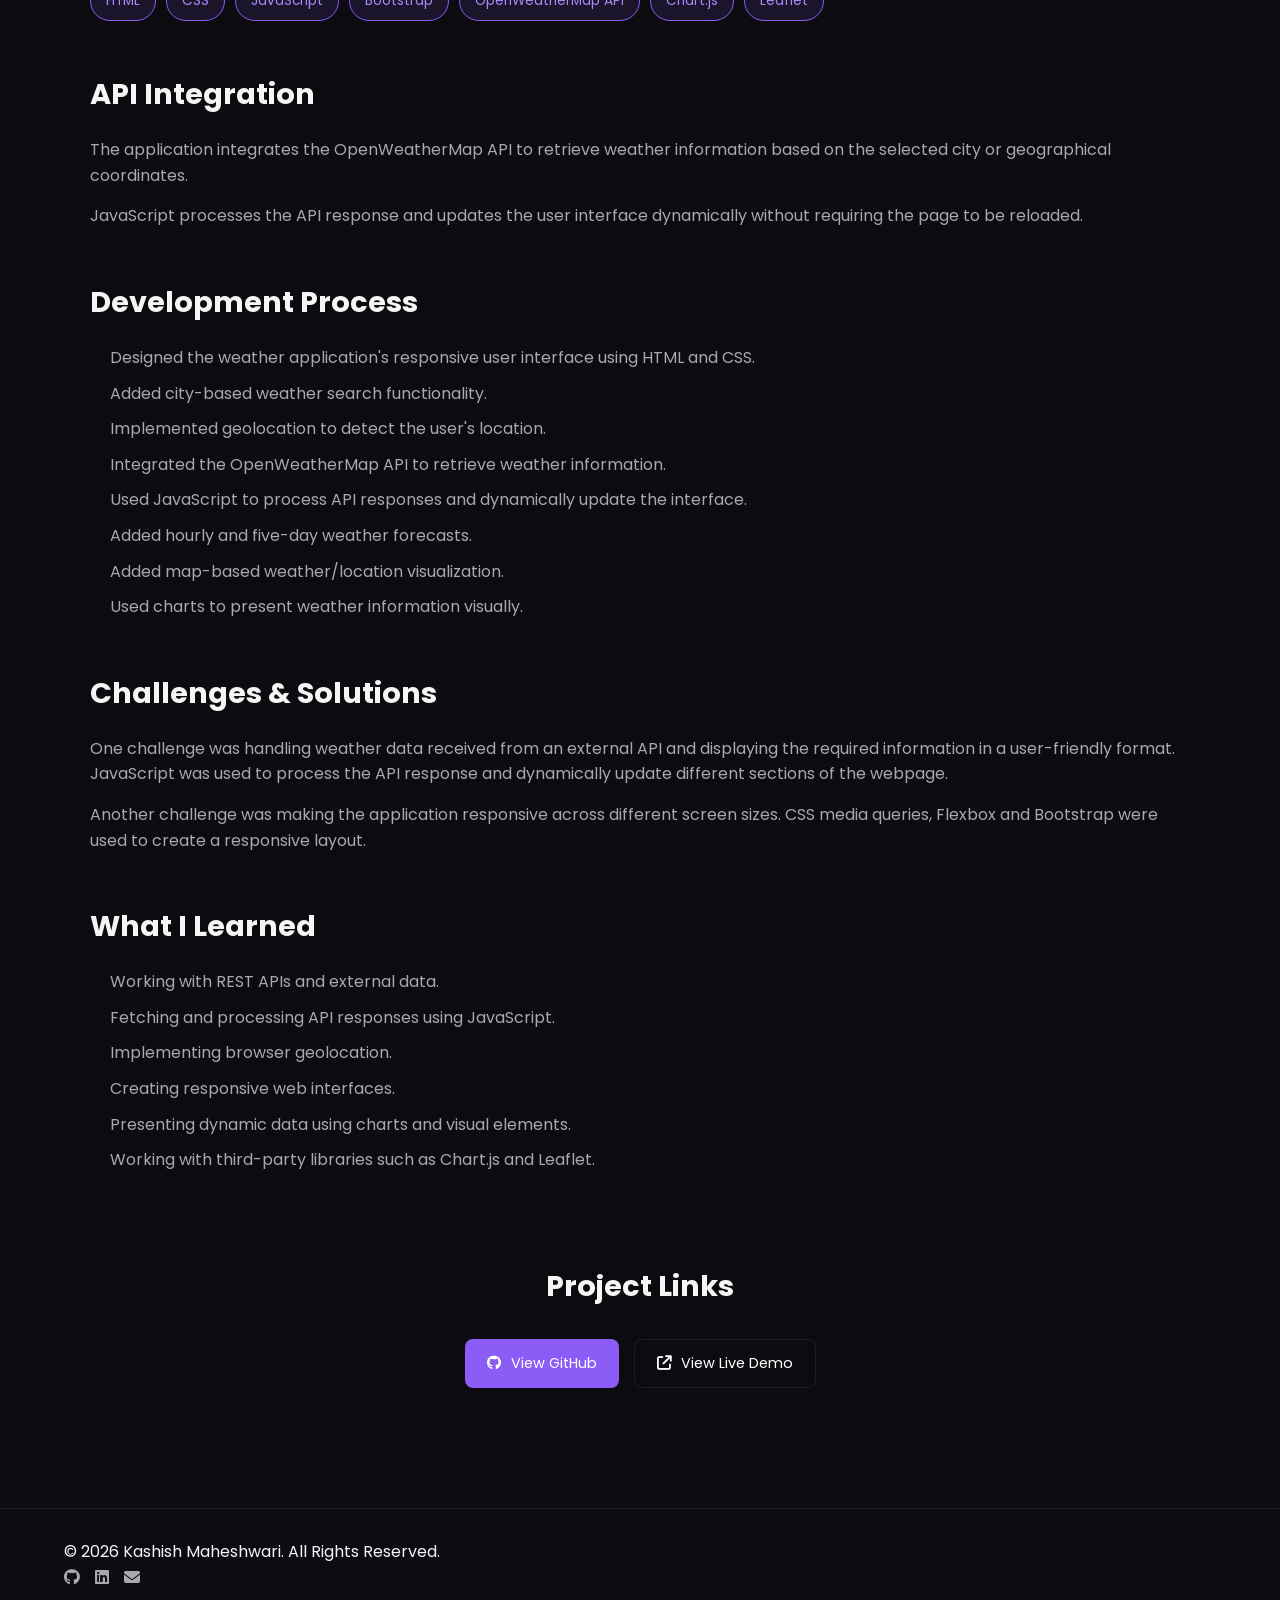
<file: weather_application.html>
<!DOCTYPE html>
<html lang="en">

<head>

    <meta charset="UTF-8">

    <meta name="viewport"
          content="width=device-width, initial-scale=1.0">

    <title>Weather Forecast Website | Kashish Maheshwari</title>

    <meta name="description"
          content="Weather Forecast Website project by Kashish Maheshwari.">

    <link rel="stylesheet" href="style.css">

    <!-- Google Font -->
    <link rel="preconnect"
          href="https://fonts.googleapis.com">

    <link rel="preconnect"
          href="https://fonts.gstatic.com"
          crossorigin>

    <link href="https://fonts.googleapis.com/css2?family=Poppins:wght@300;400;500;600;700&display=swap"
          rel="stylesheet">

    <!-- Font Awesome -->
    <link rel="stylesheet"
          href="https://cdnjs.cloudflare.com/ajax/libs/font-awesome/6.5.2/css/all.min.css">

</head>


<body>


<!-- ================= HEADER ================= -->

<header class="header">

    <nav class="navbar">

        <a href="index.html" class="logo">
            Kashish<span>.</span>
        </a>

        <a href="index.html#projects" class="back-projects">

            <i class="fa-solid fa-arrow-left"></i>

            Back to Projects

        </a>

    </nav>

</header>



<!-- ================= PROJECT DETAILS ================= -->

<main class="project-details">


    <!-- ================= HERO ================= -->

    <section class="project-hero">

        <span class="project-label">
            Web Development Project
        </span>

        <h1>
            Weather Forecast Website
        </h1>

        <p>
            A responsive weather forecasting web application
            that provides current weather conditions, hourly
            forecasts and a five-day forecast using real-time
            weather API data.
        </p>


        <div class="project-detail-buttons">

            <!-- GitHub -->

            <a href="https://github.com/kashishmah/Weather-Forecast-Website"
               target="_blank"
               rel="noopener noreferrer"
               class="btn primary-btn">

                <i class="fa-brands fa-github"></i>

                GitHub

            </a>


            <!-- Live Demo -->

            <a href="https://kashishmah.github.io/Weather-Forecast-Website/"
               target="_blank"
               rel="noopener noreferrer"
               class="btn secondary-btn">

                <i class="fa-solid fa-arrow-up-right-from-square"></i>

                Live Demo

            </a>

        </div>

    </section>



    <!-- ================= ABOUT ================= -->

    <section class="project-section">

        <h2>
            About the Project
        </h2>

        <p>
            The Weather Forecast Website is a responsive web
            application developed to display weather information
            for different locations.
        </p>

        <p>
            Users can search for a city or use their current
            location to view weather conditions, temperature,
            hourly forecasts and upcoming weather information.
        </p>

        <p>
            The application retrieves weather information through
            the OpenWeatherMap API and dynamically displays the
            results using JavaScript.
        </p>

    </section>



    <!-- ================= KEY FEATURES ================= -->

    <section class="project-section">

        <h2>
            Key Features
        </h2>


        <div class="feature-grid">


            <!-- Feature 1 -->

            <div class="feature-card">

                <i class="fa-solid fa-magnifying-glass"></i>

                <h3>
                    City Search
                </h3>

                <p>
                    Users can search for weather information
                    by entering a city name.
                </p>

            </div>



            <!-- Feature 2 -->

            <div class="feature-card">

                <i class="fa-solid fa-location-dot"></i>

                <h3>
                    Geolocation
                </h3>

                <p>
                    Uses the user's location to provide
                    location-based weather information.
                </p>

            </div>



            <!-- Feature 3 -->

            <div class="feature-card">

                <i class="fa-solid fa-cloud-sun"></i>

                <h3>
                    Current Weather
                </h3>

                <p>
                    Displays current temperature, weather
                    conditions and related information.
                </p>

            </div>



            <!-- Feature 4 -->

            <div class="feature-card">

                <i class="fa-solid fa-clock"></i>

                <h3>
                    Hourly Forecast
                </h3>

                <p>
                    Provides hourly weather information
                    for the selected location.
                </p>

            </div>



            <!-- Feature 5 -->

            <div class="feature-card">

                <i class="fa-solid fa-calendar-days"></i>

                <h3>
                    Five-Day Forecast
                </h3>

                <p>
                    Displays upcoming weather conditions
                    for the next five days.
                </p>

            </div>



            <!-- Feature 6 -->

            <div class="feature-card">

                <i class="fa-solid fa-map-location-dot"></i>

                <h3>
                    Weather Map
                </h3>

                <p>
                    Provides map-based location and weather
                    visualization.
                </p>

            </div>



            <!-- Feature 7 -->

            <div class="feature-card">

                <i class="fa-solid fa-chart-line"></i>

                <h3>
                    Weather Visualization
                </h3>

                <p>
                    Uses charts to present weather information
                    in an easy-to-understand format.
                </p>

            </div>



            <!-- Feature 8 -->

            <div class="feature-card">

                <i class="fa-solid fa-mobile-screen"></i>

                <h3>
                    Responsive Design
                </h3>

                <p>
                    Designed to work across desktop, tablet
                    and mobile devices.
                </p>

            </div>



            <!-- Feature 9 -->

            <div class="feature-card">

                <i class="fa-solid fa-rotate"></i>

                <h3>
                    API Integration
                </h3>

                <p>
                    Fetches weather information dynamically
                    from the OpenWeatherMap API.
                </p>

            </div>


        </div>

    </section>



    <!-- ================= TECHNOLOGIES ================= -->

    <section class="project-section">

        <h2>
            Technologies Used
        </h2>


        <div class="detail-tech-stack">

            <span>
                HTML
            </span>

            <span>
                CSS
            </span>

            <span>
                JavaScript
            </span>

            <span>
                Bootstrap
            </span>

            <span>
                OpenWeatherMap API
            </span>

            <span>
                Chart.js
            </span>

            <span>
                Leaflet
            </span>

        </div>

    </section>



    <!-- ================= API INTEGRATION ================= -->

    <section class="project-section">

        <h2>
            API Integration
        </h2>

        <p>
            The application integrates the OpenWeatherMap API
            to retrieve weather information based on the
            selected city or geographical coordinates.
        </p>

        <p>
            JavaScript processes the API response and updates
            the user interface dynamically without requiring
            the page to be reloaded.
        </p>

    </section>



    <!-- ================= DEVELOPMENT PROCESS ================= -->

    <section class="project-section">

        <h2>
            Development Process
        </h2>


        <ul class="learning-list">

            <li>
                Designed the weather application's responsive
                user interface using HTML and CSS.
            </li>

            <li>
                Added city-based weather search functionality.
            </li>

            <li>
                Implemented geolocation to detect the user's
                location.
            </li>

            <li>
                Integrated the OpenWeatherMap API to retrieve
                weather information.
            </li>

            <li>
                Used JavaScript to process API responses and
                dynamically update the interface.
            </li>

            <li>
                Added hourly and five-day weather forecasts.
            </li>

            <li>
                Added map-based weather/location visualization.
            </li>

            <li>
                Used charts to present weather information
                visually.
            </li>

        </ul>

    </section>



    <!-- ================= CHALLENGES ================= -->

    <section class="project-section">

        <h2>
            Challenges & Solutions
        </h2>


        <p>
            One challenge was handling weather data received
            from an external API and displaying the required
            information in a user-friendly format. JavaScript
            was used to process the API response and dynamically
            update different sections of the webpage.
        </p>


        <p>
            Another challenge was making the application
            responsive across different screen sizes. CSS
            media queries, Flexbox and Bootstrap were used
            to create a responsive layout.
        </p>

    </section>



    <!-- ================= WHAT I LEARNED ================= -->

    <section class="project-section">

        <h2>
            What I Learned
        </h2>


        <ul class="learning-list">

            <li>
                Working with REST APIs and external data.
            </li>

            <li>
                Fetching and processing API responses
                using JavaScript.
            </li>

            <li>
                Implementing browser geolocation.
            </li>

            <li>
                Creating responsive web interfaces.
            </li>

            <li>
                Presenting dynamic data using charts
                and visual elements.
            </li>

            <li>
                Working with third-party libraries such
                as Chart.js and Leaflet.
            </li>

        </ul>

    </section>



    <!-- ================= PROJECT LINKS ================= -->

    <section class="project-section project-final">

        <h2>
            Project Links
        </h2>


        <div class="project-detail-buttons">


            <a href="https://github.com/kashishmah/Weather-Forecast-Website"
               target="_blank"
               rel="noopener noreferrer"
               class="btn primary-btn">

                <i class="fa-brands fa-github"></i>

                View GitHub

            </a>


            <a href="https://kashishmah.github.io/Weather-Forecast-Website/"
               target="_blank"
               rel="noopener noreferrer"
               class="btn secondary-btn">

                <i class="fa-solid fa-arrow-up-right-from-square"></i>

                View Live Demo

            </a>


        </div>

    </section>


</main>



<!-- ================= FOOTER ================= -->

<footer>

    <p>

        © <span id="year"></span>
        Kashish Maheshwari. All Rights Reserved.

    </p>


    <div class="footer-links">

        <a href="https://github.com/kashishmah"
           target="_blank"
           rel="noopener noreferrer">

            <i class="fa-brands fa-github"></i>

        </a>


        <a href="https://www.linkedin.com/in/maheshwari-29-kashish/"
           target="_blank"
           rel="noopener noreferrer">

            <i class="fa-brands fa-linkedin"></i>

        </a>


        <a href="mailto:kashishmaheshwari29@gmail.com">

            <i class="fa-solid fa-envelope"></i>

        </a>

    </div>

</footer>



<!-- ================= JAVASCRIPT ================= -->

<script>

    document.getElementById("year").textContent =
        new Date().getFullYear();

</script>


</body>

</html>
</file>
<file: style.css>
/* =========================
   GLOBAL
========================= */

* {
    margin: 0;
    padding: 0;
    box-sizing: border-box;
    scroll-behavior: smooth;
}

:root {
    --bg: #0b0b10;
    --bg-light: #111119;
    --card: #15151f;
    --text: #f5f5f5;
    --text-light: #a8a8b3;
    --accent: #8b5cf6;
    --accent-light: #a78bfa;
    --border: rgba(255,255,255,0.08);
}

body {
    font-family: "Poppins", sans-serif;
    background: var(--bg);
    color: var(--text);
    line-height: 1.6;
}

a {
    text-decoration: none;
    color: inherit;
}

ul {
    list-style: none;
}

button,
input,
textarea {
    font-family: inherit;
}


/* =========================
   HEADER
========================= */

.header {
    position: fixed;
    top: 0;
    left: 0;
    width: 100%;
    z-index: 1000;

    background: rgba(11, 11, 16, 0.85);
    backdrop-filter: blur(15px);

    border-bottom: 1px solid var(--border);
}

.navbar {
    width: 90%;
    max-width: 1200px;
    margin: auto;

    height: 75px;

    display: flex;
    align-items: center;
    justify-content: space-between;
}

.logo {
    font-size: 1.7rem;
    font-weight: 700;
}

.logo span {
    color: var(--accent);
}

/* .nav-links {
    display: flex;
    gap: 28px;
    list-style: none;
    margin: 0;
    padding: 0;
} */


/* .nav-links {
    display: flex;
    align-items: center;
    gap: 30px;
    list-style: none;
    margin: 0;
    padding: 0;
} */

/* .nav-links a {
    color: var(--text-light);
    font-size: 0.9rem;
    transition: 0.3s;
}

.nav-links a:hover {
    color: var(--accent-light);
} */



.nav-links {
    display: flex;
    align-items: center;
    gap: 30px;

    list-style: none !important;
    margin: 0;
    padding: 0;
}

.nav-links li {
    list-style: none !important;
    margin: 0;
    padding: 0;
}

.nav-links a {
    text-decoration: none;
    color: var(--text-light);
    font-size: 0.9rem;
    transition: 0.3s;
}

.nav-links a:hover {
    color: var(--accent-light);
}


.menu-icon {
    display: none;

    border: none;
    background: transparent;
    color: white;

    font-size: 1.5rem;

    cursor: pointer;
}


/* =========================
   HERO
========================= */

.hero {
    min-height: 100vh;

    width: 90%;
    max-width: 1200px;

    margin: auto;

    display: flex;
    align-items: center;
    justify-content: space-between;

    gap: 50px;

    padding-top: 100px;
}

.hero-content {
    max-width: 650px;
}

.hello {
    color: var(--accent-light);
    font-size: 1rem;
    margin-bottom: 10px;
}

.hero h1 {
    font-size: clamp(2.5rem, 6vw, 5rem);
    line-height: 1.1;
    margin-bottom: 15px;
}

.hero h2 {
    font-size: clamp(1.1rem, 2vw, 1.5rem);
    color: var(--text-light);
    margin-bottom: 25px;
}

.separator {
    color: var(--accent);
    margin: 0 8px;
}

#typing {
    color: var(--accent-light);
}

.hero-description {
    color: var(--text-light);
    max-width: 600px;
    margin-bottom: 30px;
}

.hero-buttons {
    display: flex;
    gap: 15px;
    flex-wrap: wrap;
}

.btn {
    display: inline-flex;

    align-items: center;
    justify-content: center;

    gap: 10px;

    padding: 12px 22px;

    border-radius: 8px;

    font-size: 0.9rem;

    transition: 0.3s;

    cursor: pointer;
}

.primary-btn {
    background: var(--accent);
    color: white;
}

.primary-btn:hover {
    transform: translateY(-3px);
    background: var(--accent-light);
}

.secondary-btn {
    border: 1px solid var(--border);
    color: white;
}

.secondary-btn:hover {
    border-color: var(--accent);
    color: var(--accent-light);
}

.social-links {
    display: flex;
    gap: 15px;
    margin-top: 30px;
}

.social-links a {
    width: 42px;
    height: 42px;

    display: flex;
    align-items: center;
    justify-content: center;

    border: 1px solid var(--border);
    border-radius: 50%;

    color: var(--text-light);

    transition: 0.3s;
}

.social-links a:hover {
    color: white;
    background: var(--accent);
    transform: translateY(-4px);
}


/* =========================
   HERO VISUAL
========================= */

.hero-visual {
    width: 420px;
    height: 420px;

    position: relative;

    display: flex;
    align-items: center;
    justify-content: center;
}

.profile-circle {
    width: 300px;
    height: 300px;

    border-radius: 50%;

    border: 2px solid var(--accent);

    display: flex;
    align-items: center;
    justify-content: center;

    box-shadow:
        0 0 40px rgba(139, 92, 246, 0.2),
        inset 0 0 40px rgba(139, 92, 246, 0.08);

    animation: float 4s ease-in-out infinite;
}

.circle-content {
    text-align: center;
}

.circle-content i {
    display: block;
    font-size: 5rem;
    color: var(--accent);
    margin-bottom: 15px;
}

.circle-content span {
    color: var(--text-light);
    font-size: 1rem;
}

.floating-card {
    position: absolute;

    padding: 10px 15px;

    border: 1px solid var(--border);

    background: rgba(21, 21, 31, 0.9);

    border-radius: 10px;

    display: flex;
    gap: 8px;
    align-items: center;

    font-size: 0.8rem;

    box-shadow: 0 10px 30px rgba(0,0,0,0.3);
}

.floating-card i {
    color: var(--accent-light);
}

.card-one {
    top: 35px;
    right: 5px;
}

.card-two {
    bottom: 60px;
    left: 0;
}

.card-three {
    bottom: 10px;
    right: 30px;
}

/* PROFILE PHOTO */
.hero-image {
    display: flex;
    justify-content: center;
    align-items: center;
}

.image-circle {
    width: 320px;
    height: 320px;
    border-radius: 50%;
    overflow: hidden;
    border: 5px solid var(--accent);
    box-shadow: 0 0 35px rgba(139, 92, 246, 0.35);
    background: var(--card);
}

.image-circle img {
    width: 100%;
    height: 100%;
    object-fit: cover;
    display: block;
}

@media (max-width: 800px) {
    .image-circle {
        width: 250px;
        height: 250px;
    }
}

@keyframes float {

    0%, 100% {
        transform: translateY(0);
    }

    50% {
        transform: translateY(-12px);
    }
}


/* =========================
   SECTIONS
========================= */

.section {
    width: 90%;
    max-width: 1200px;

    margin: auto;

    padding: 100px 0;
}

.section-title {
    text-align: center;
    margin-bottom: 60px;
}

.section-title p {
    color: var(--accent-light);
    font-size: 0.85rem;
    margin-bottom: 8px;
}

.section-title h2 {
    font-size: 2.5rem;
}

.section-title span {
    color: var(--accent-light);
}


/* =========================
   ABOUT
========================= */

.about-container {
    display: grid;

    grid-template-columns: repeat(2, 1fr);

    gap: 25px;
}

.about-card {
    background: var(--card);

    border: 1px solid var(--border);

    padding: 35px;

    border-radius: 15px;

    transition: 0.3s;
}

.about-card:hover {
    transform: translateY(-7px);
    border-color: rgba(139, 92, 246, 0.5);
}

.about-icon {
    width: 50px;
    height: 50px;

    display: flex;
    align-items: center;
    justify-content: center;

    background: rgba(139, 92, 246, 0.12);

    border-radius: 10px;

    color: var(--accent-light);

    margin-bottom: 20px;
}

.about-card h3 {
    margin-bottom: 15px;
}

.about-card p {
    color: var(--text-light);
    margin-bottom: 15px;
}


/* =========================
   SKILLS
========================= */

.skills-section {
    max-width: 1300px;
}

.skills-container {
    display: grid;

    grid-template-columns: repeat(5, 1fr);

    gap: 18px;
}

.skill-card {
    background: var(--card);

    border: 1px solid var(--border);

    padding: 25px 15px;

    border-radius: 12px;

    text-align: center;

    transition: 0.3s;
}

.skill-card:hover {
    transform: translateY(-7px);
    border-color: var(--accent);
}

.skill-card i {
    font-size: 2.3rem;

    color: var(--accent-light);

    margin-bottom: 15px;
}

.skill-card h3 {
    font-size: 1rem;
    margin-bottom: 5px;
}

.skill-card p {
    color: var(--text-light);
    font-size: 0.7rem;
}


/* =========================
   PROJECTS
========================= */

.projects-container {
    display: grid;

    grid-template-columns: repeat(2, 1fr);

    gap: 25px;
}

.project-card {
    background: var(--card);

    border: 1px solid var(--border);

    border-radius: 15px;

    padding: 30px;

    transition: 0.3s;

    position: relative;
}

.project-card:hover {
    transform: translateY(-8px);

    border-color: rgba(139, 92, 246, 0.5);

    box-shadow: 0 15px 40px rgba(0,0,0,0.25);
}

.project-top {
    display: flex;

    justify-content: space-between;
    align-items: center;

    margin-bottom: 20px;
}

.project-icon {
    width: 50px;
    height: 50px;

    display: flex;
    align-items: center;
    justify-content: center;

    border-radius: 10px;

    background: rgba(139, 92, 246, 0.12);

    color: var(--accent-light);

    font-size: 1.3rem;
}

.project-number {
    color: rgba(255,255,255,0.3);
    font-size: 1.3rem;
    font-weight: 600;
}

.project-card h3 {
    font-size: 1.3rem;
    margin-bottom: 12px;
}

.project-card > p {
    color: var(--text-light);

    font-size: 0.85rem;

    margin-bottom: 20px;
}

.tech-stack {
    display: flex;
    flex-wrap: wrap;

    gap: 8px;

    margin-bottom: 25px;
}

.tech-stack span {
    background: rgba(139, 92, 246, 0.1);

    color: var(--accent-light);

    padding: 5px 10px;

    border-radius: 5px;

    font-size: 0.7rem;
}

.project-links {
    display: flex;
    gap: 20px;
}

.project-links a {
    font-size: 0.8rem;

    color: var(--text-light);

    transition: 0.3s;
}

.project-links a:hover {
    color: var(--accent-light);
}


/* =========================
   EXPERIENCE
========================= */

.experience-section {
    max-width: 900px;
}

.timeline {
    position: relative;

    margin-left: 20px;

    padding-left: 35px;
}

.timeline::before {
    content: "";

    position: absolute;

    left: 0;
    top: 0;

    width: 2px;
    height: 100%;

    background: rgba(139, 92, 246, 0.3);
}

.timeline-item {
    position: relative;

    margin-bottom: 45px;
}

.timeline-dot {
    position: absolute;

    left: -42px;
    top: 5px;

    width: 15px;
    height: 15px;

    background: var(--accent);

    border-radius: 50%;

    border: 3px solid var(--bg);
}

.timeline-content {
    background: var(--card);

    border: 1px solid var(--border);

    padding: 25px;

    border-radius: 12px;
}

.timeline-content > span {
    color: var(--accent-light);

    font-size: 0.75rem;
}

.timeline-content h3 {
    margin-top: 7px;
    font-size: 1.1rem;
}

.timeline-content h4 {
    color: var(--text-light);
    font-size: 0.85rem;
    margin: 5px 0 12px;
}

.timeline-content p {
    color: var(--text-light);
    font-size: 0.82rem;
}


/* =========================
   EDUCATION
========================= */
/* =========================================
   EDUCATION
========================================= */

.education-grid {
    width: 90%;
    max-width: 1100px;
    margin: 0 auto;

    display: grid;
    grid-template-columns: repeat(2, 1fr);
    gap: 25px;
}

.education-card {
    width: 100%;
    min-height: 220px;

    display: flex;
    align-items: center;

    gap: 25px;
    padding: 35px;

    background: var(--card);
    border: 1px solid var(--border);
    border-radius: 15px;

    transition: 0.3s;
}

.education-card:hover {
    transform: translateY(-5px);
    border-color: var(--accent);
}

.education-icon {
    min-width: 65px;
    height: 65px;

    display: flex;
    align-items: center;
    justify-content: center;

    background: rgba(139, 92, 246, 0.12);

    color: var(--accent-light);

    border-radius: 12px;

    font-size: 1.6rem;
}

.education-card span {
    color: var(--accent-light);
    font-size: 0.8rem;
}

.education-card h3 {
    margin: 5px 0;
}

.education-card h4 {
    color: var(--text-light);
    font-weight: 400;
}

.education-card p {
    margin-top: 8px;
    color: var(--text-light);
}


/* MOBILE */

@media (max-width: 800px) {

    .education-grid {
        grid-template-columns: 1fr;
    }

    .education-card {
        min-height: 200px;
    }

}

/* =========================
   JOURNEY
========================= */

.journey-section {
    max-width: 900px;
}

.journey-card {
    display: flex;

    gap: 25px;

    padding: 35px;

    background: var(--card);

    border: 1px solid var(--border);

    border-radius: 15px;
}

.journey-icon {
    min-width: 55px;
    height: 55px;

    display: flex;
    align-items: center;
    justify-content: center;

    background: rgba(139, 92, 246, 0.12);

    color: var(--accent-light);

    border-radius: 10px;
}

.journey-card h3 {
    margin-bottom: 15px;
}

.journey-card p {
    color: var(--text-light);
    margin-bottom: 12px;
}


/* =========================
   CONTACT
========================= */

.contact-container {
    display: grid;

    grid-template-columns: 1fr 1fr;

    gap: 50px;

    align-items: start;
}

.contact-info h3 {
    font-size: 1.7rem;
    margin-bottom: 15px;
}

.contact-info > p {
    color: var(--text-light);
    margin-bottom: 30px;
}

.contact-item {
    display: flex;

    align-items: center;

    gap: 15px;

    margin-bottom: 22px;
}

.contact-item > i {
    width: 45px;
    height: 45px;

    display: flex;
    align-items: center;
    justify-content: center;

    background: rgba(139, 92, 246, 0.12);

    color: var(--accent-light);

    border-radius: 8px;
}

.contact-item span {
    display: block;

    color: var(--text-light);

    font-size: 0.7rem;
}

.contact-item a {
    font-size: 0.85rem;

    transition: 0.3s;
}

.contact-item a:hover {
    color: var(--accent-light);
}

.contact-form {
    display: flex;

    flex-direction: column;

    gap: 15px;
}

.contact-form input,
.contact-form textarea {
    width: 100%;

    border: 1px solid var(--border);

    background: var(--card);

    color: white;

    padding: 14px 16px;

    border-radius: 8px;

    outline: none;

    resize: vertical;
}

.contact-form input:focus,
.contact-form textarea:focus {
    border-color: var(--accent);
}

.contact-form button {
    border: none;
}


/* =========================
   FOOTER
========================= */

footer {
    border-top: 1px solid var(--border);

    padding: 30px 5%;
}

.footer-content {
    max-width: 1200px;

    margin: auto;

    display: flex;

    justify-content: space-between;

    align-items: center;
}

.footer-content p {
    color: var(--text-light);

    font-size: 0.8rem;
}

.footer-links {
    display: flex;
    gap: 15px;
}

.footer-links a {
    color: var(--text-light);

    transition: 0.3s;
}

.footer-links a:hover {
    color: var(--accent-light);
}


/* =========================
   BACK TO TOP
========================= */

.back-to-top {
    position: fixed;

    right: 25px;
    bottom: 25px;

    width: 45px;
    height: 45px;

    border: none;

    border-radius: 50%;

    background: var(--accent);

    color: white;

    cursor: pointer;

    opacity: 0;

    visibility: hidden;

    transition: 0.3s;

    z-index: 999;
}

.back-to-top.show {
    opacity: 1;
    visibility: visible;
}

.back-to-top:hover {
    background: var(--accent-light);
    transform: translateY(-3px);
}


/* =========================
   RESPONSIVE
========================= */

@media (max-width: 1000px) {

    .skills-container {
        grid-template-columns: repeat(3, 1fr);
    }

    .hero-visual {
        width: 350px;
        height: 350px;
    }

    .profile-circle {
        width: 250px;
        height: 250px;
    }

}


@media (max-width: 800px) {

    .nav-links {
        position: absolute;

        top: 75px;
        left: 0;

        width: 100%;

        background: var(--bg-light);

        flex-direction: column;

        align-items: center;

        padding: 25px;

        gap: 20px;

        display: none;

        border-bottom: 1px solid var(--border);
    }

    .nav-links.active {
        display: flex;
    }

    .menu-icon {
        display: block;
    }

    .hero {
        flex-direction: column;

        text-align: center;

        padding-top: 140px;
    }

    .hero-buttons {
        justify-content: center;
    }

    .social-links {
        justify-content: center;
    }

    .hero-visual {
        width: 320px;
        height: 320px;
    }

    .profile-circle {
        width: 220px;
        height: 220px;
    }

    .circle-content i {
        font-size: 3.5rem;
    }

    .about-container,
    .projects-container,
    .contact-container {
        grid-template-columns: 1fr;
    }

    .skills-container {
        grid-template-columns: repeat(2, 1fr);
    }

}


@media (max-width: 500px) {

    .section {
        padding: 75px 0;
    }

    .section-title h2 {
        font-size: 2rem;
    }

    .hero h1 {
        font-size: 2.7rem;
    }

    .hero-visual {
        transform: scale(0.85);
    }

    .skills-container {
        grid-template-columns: 1fr 1fr;
        gap: 10px;
    }

    .skill-card {
        padding: 20px 8px;
    }

    .skill-card i {
        font-size: 1.8rem;
    }

    .project-card,
    .about-card,
    .journey-card,
    .education-card {
        padding: 22px;
    }

    .education-card,
    .journey-card {
        align-items: flex-start;
    }

    .footer-content {
        flex-direction: column;
        gap: 15px;
    }

}

/* =========================
   SCROLL REVEAL
========================= */

.reveal {
    opacity: 0;
    transform: translateY(30px);
    transition: opacity 0.7s ease, transform 0.7s ease;
}

.reveal.visible {
    opacity: 1;
    transform: translateY(0);
}

/* FORCE REMOVE NAVBAR BULLETS */
header .nav-links,
header .nav-links li {
    list-style: none !important;
    list-style-type: none !important;
}

header .nav-links li::before,
header .nav-links li::after {
    content: none !important;
    display: none !important;
}


/* =========================================
   PROJECT DETAILS PAGE
========================================= */

.back-projects {
    color: var(--text-light);
    font-size: 0.9rem;
    display: flex;
    align-items: center;
    gap: 8px;
    transition: 0.3s;
}

.back-projects:hover {
    color: var(--accent-light);
}


.project-details {
    width: 90%;
    max-width: 1100px;
    margin: 0 auto;
    padding-top: 130px;
    padding-bottom: 80px;
}


.project-hero {
    text-align: center;
    padding: 50px 20px 70px;
}

.project-label {
    color: var(--accent-light);
    font-size: 0.85rem;
    font-weight: 600;
    text-transform: uppercase;
    letter-spacing: 2px;
}

.project-hero h1 {
    font-size: 3rem;
    margin: 15px 0;
}

.project-hero > p {
    max-width: 750px;
    margin: auto;
    color: var(--text-light);
    font-size: 1rem;
}


.project-detail-buttons {
    display: flex;
    justify-content: center;
    gap: 15px;
    margin-top: 30px;
    flex-wrap: wrap;
}


.project-section {
    margin-top: 50px;
}

.project-section h2 {
    font-size: 1.8rem;
    margin-bottom: 20px;
}

.project-section > p {
    color: var(--text-light);
    margin-bottom: 15px;
}


.feature-grid {
    display: grid;
    grid-template-columns: repeat(3, 1fr);
    gap: 20px;
}


.feature-card {
    background: var(--card);
    border: 1px solid var(--border);
    padding: 25px;
    border-radius: 12px;
    transition: 0.3s;
}

.feature-card:hover {
    transform: translateY(-5px);
    border-color: var(--accent);
}

.feature-card i {
    color: var(--accent-light);
    font-size: 1.5rem;
    margin-bottom: 15px;
}

.feature-card h3 {
    margin-bottom: 8px;
}

.feature-card p {
    color: var(--text-light);
    font-size: 0.9rem;
}


.detail-tech-stack {
    display: flex;
    gap: 10px;
    flex-wrap: wrap;
}

.detail-tech-stack span {
    background: rgba(139, 92, 246, 0.12);
    border: 1px solid var(--accent);
    color: var(--accent-light);
    padding: 8px 15px;
    border-radius: 20px;
    font-size: 0.85rem;
}


.learning-list {
    padding-left: 20px;
    color: var(--text-light);
}

.learning-list li {
    margin-bottom: 10px;
}


.project-final {
    text-align: center;
    padding: 40px 0;
}


/* MOBILE */

@media (max-width: 800px) {

    .project-details {
        padding-top: 110px;
    }

    .project-hero h1 {
        font-size: 2.2rem;
    }

    .feature-grid {
        grid-template-columns: 1fr;
    }

    .back-projects {
        font-size: 0.8rem;
    }

}


 /* =========================================
    CERTIFICATES
 ========================================= */

.certificates-grid {
    width: 90%;
    max-width: 1100px;
    margin: 0 auto;

    display: grid;
    grid-template-columns: repeat(2, 1fr);
    gap: 25px;
}

.certificate-card {
    background: var(--card);
    border: 1px solid var(--border);
    border-radius: 15px;

    padding: 28px;

    display: flex;
    gap: 20px;

    transition: 0.3s;
}

.certificate-card:hover {
    transform: translateY(-5px);
    border-color: var(--accent);
}

.certificate-icon {
    min-width: 55px;
    height: 55px;

    display: flex;
    align-items: center;
    justify-content: center;

    background: rgba(139, 92, 246, 0.12);
    border: 1px solid var(--accent);
    border-radius: 12px;

    color: var(--accent-light);
    font-size: 1.4rem;
}

.certificate-content {
    flex: 1;
}

.certificate-content h3 {
    font-size: 1.05rem;
    margin-bottom: 5px;
}

.certificate-organization {
    color: var(--accent-light);
    font-size: 0.9rem;
    font-weight: 500;
    margin-bottom: 10px;
}

.certificate-description {
    color: var(--text-light);
    font-size: 0.85rem;
    line-height: 1.6;
    margin-bottom: 12px;
}

.certificate-date {
    display: block;
    color: var(--text-light);
    font-size: 0.78rem;
    margin-bottom: 18px;
}

.certificate-btn {
    display: inline-flex;
    align-items: center;
    gap: 8px;

    color: var(--accent-light);
    font-size: 0.85rem;
    font-weight: 500;

    transition: 0.3s;
}

.certificate-btn:hover {
    color: var(--text);
}


/* MOBILE */

@media (max-width: 800px) {

    .certificates-grid {
        grid-template-columns: 1fr;
    }

    .certificate-card {
        padding: 22px;
    }

}


/* =========================================
   CERTIFICATE CATEGORIES
========================================= */

.certificate-category {
    width: 90%;
    max-width: 1100px;
    margin: 45px auto 25px;

    color: var(--text);
    font-size: 1.2rem;
}

.certificate-category:first-of-type {
    margin-top: 20px;
}

.certificates-grid {
    margin-bottom: 30px;
}

/* =========================================
   LANGUAGES
========================================= */

.languages-grid {
    width: 90%;
    max-width: 1100px;
    margin: 0 auto;

    display: grid;
    grid-template-columns: repeat(3, 1fr);
    gap: 20px;
}

.language-card {
    background: var(--card);
    border: 1px solid var(--border);
    border-radius: 15px;

    padding: 25px;

    display: flex;
    align-items: center;
    gap: 18px;

    transition: 0.3s;
}

.language-card:hover {
    transform: translateY(-5px);
    border-color: var(--accent);
}

.language-icon {
    width: 50px;
    height: 50px;

    flex-shrink: 0;

    display: flex;
    align-items: center;
    justify-content: center;

    background: rgba(139, 92, 246, 0.12);
    border: 1px solid var(--accent);
    border-radius: 12px;

    color: var(--accent-light);
    font-size: 1.3rem;
}

.language-card h3 {
    margin-bottom: 4px;
    font-size: 1rem;
}

.language-card p {
    color: var(--text-light);
    font-size: 0.8rem;
}


@media (max-width: 800px) {

    .languages-grid {
        grid-template-columns: 1fr;
    }

}
</file>
